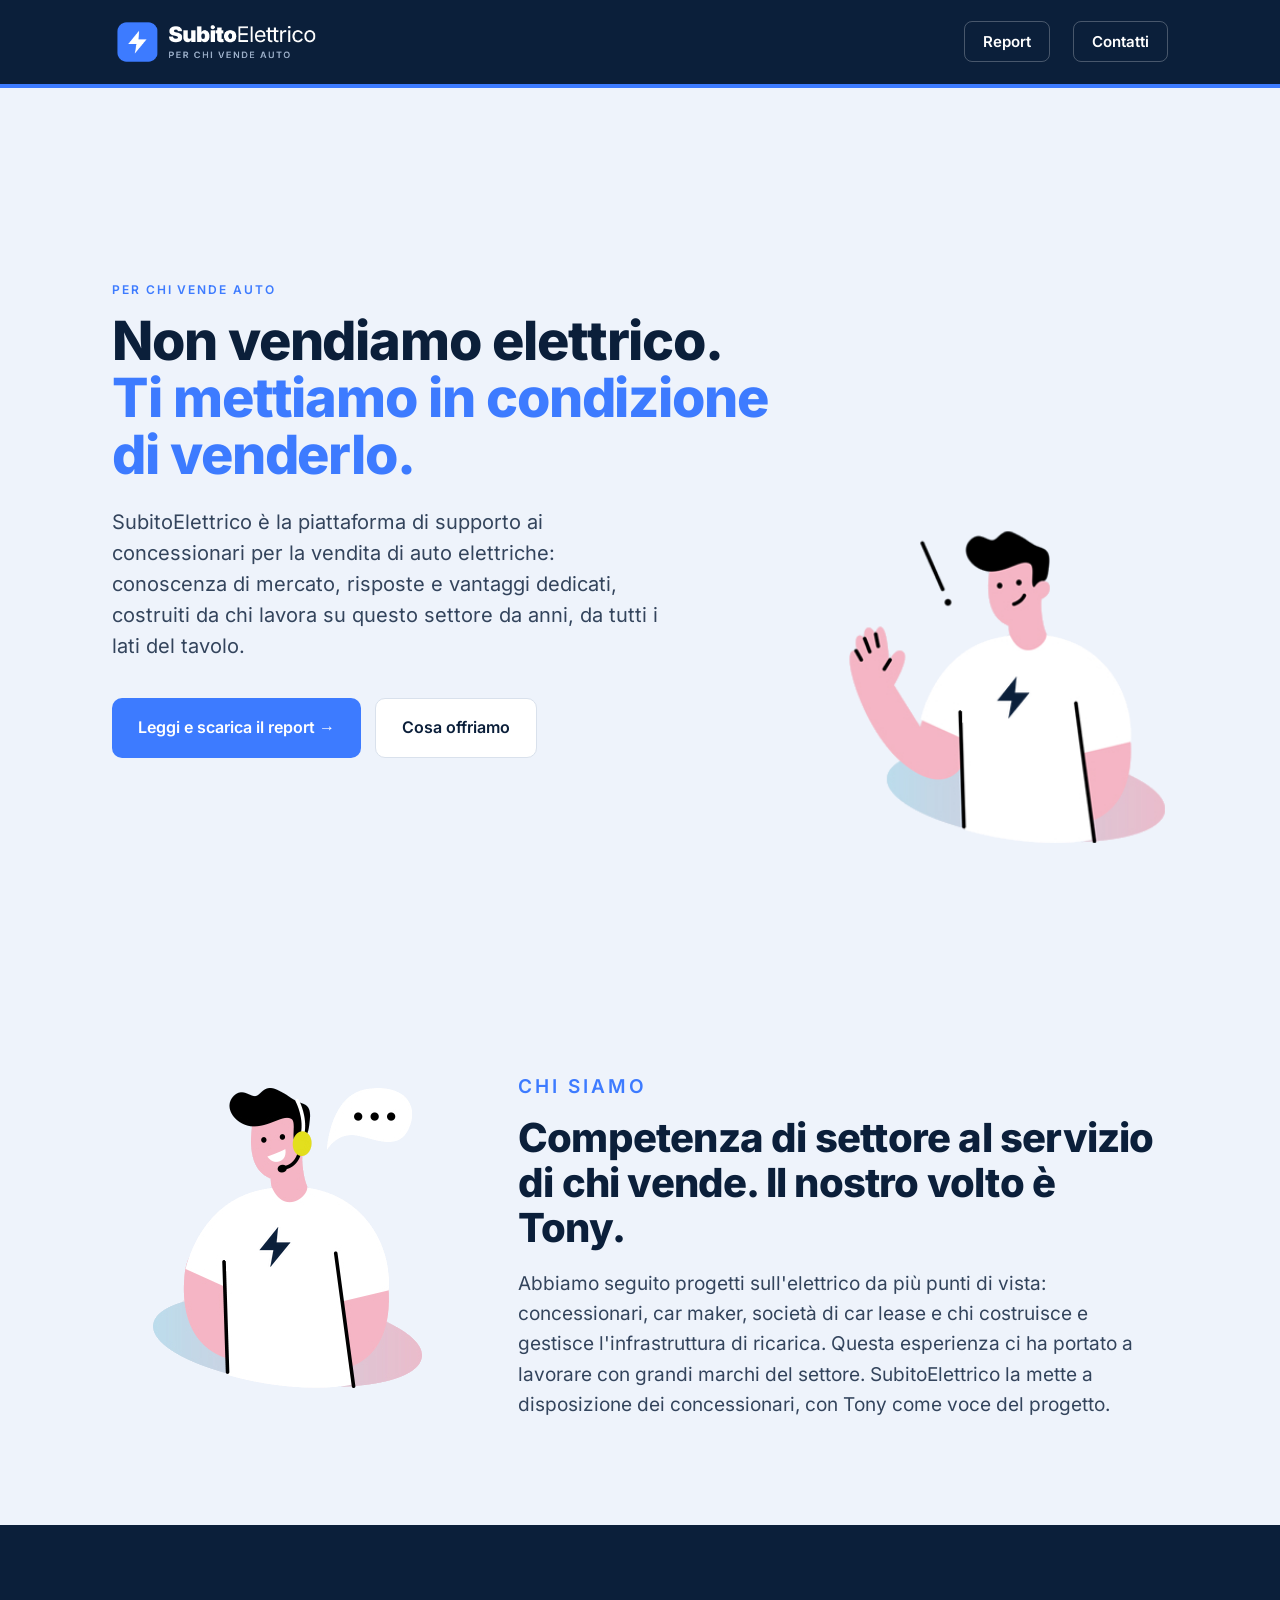
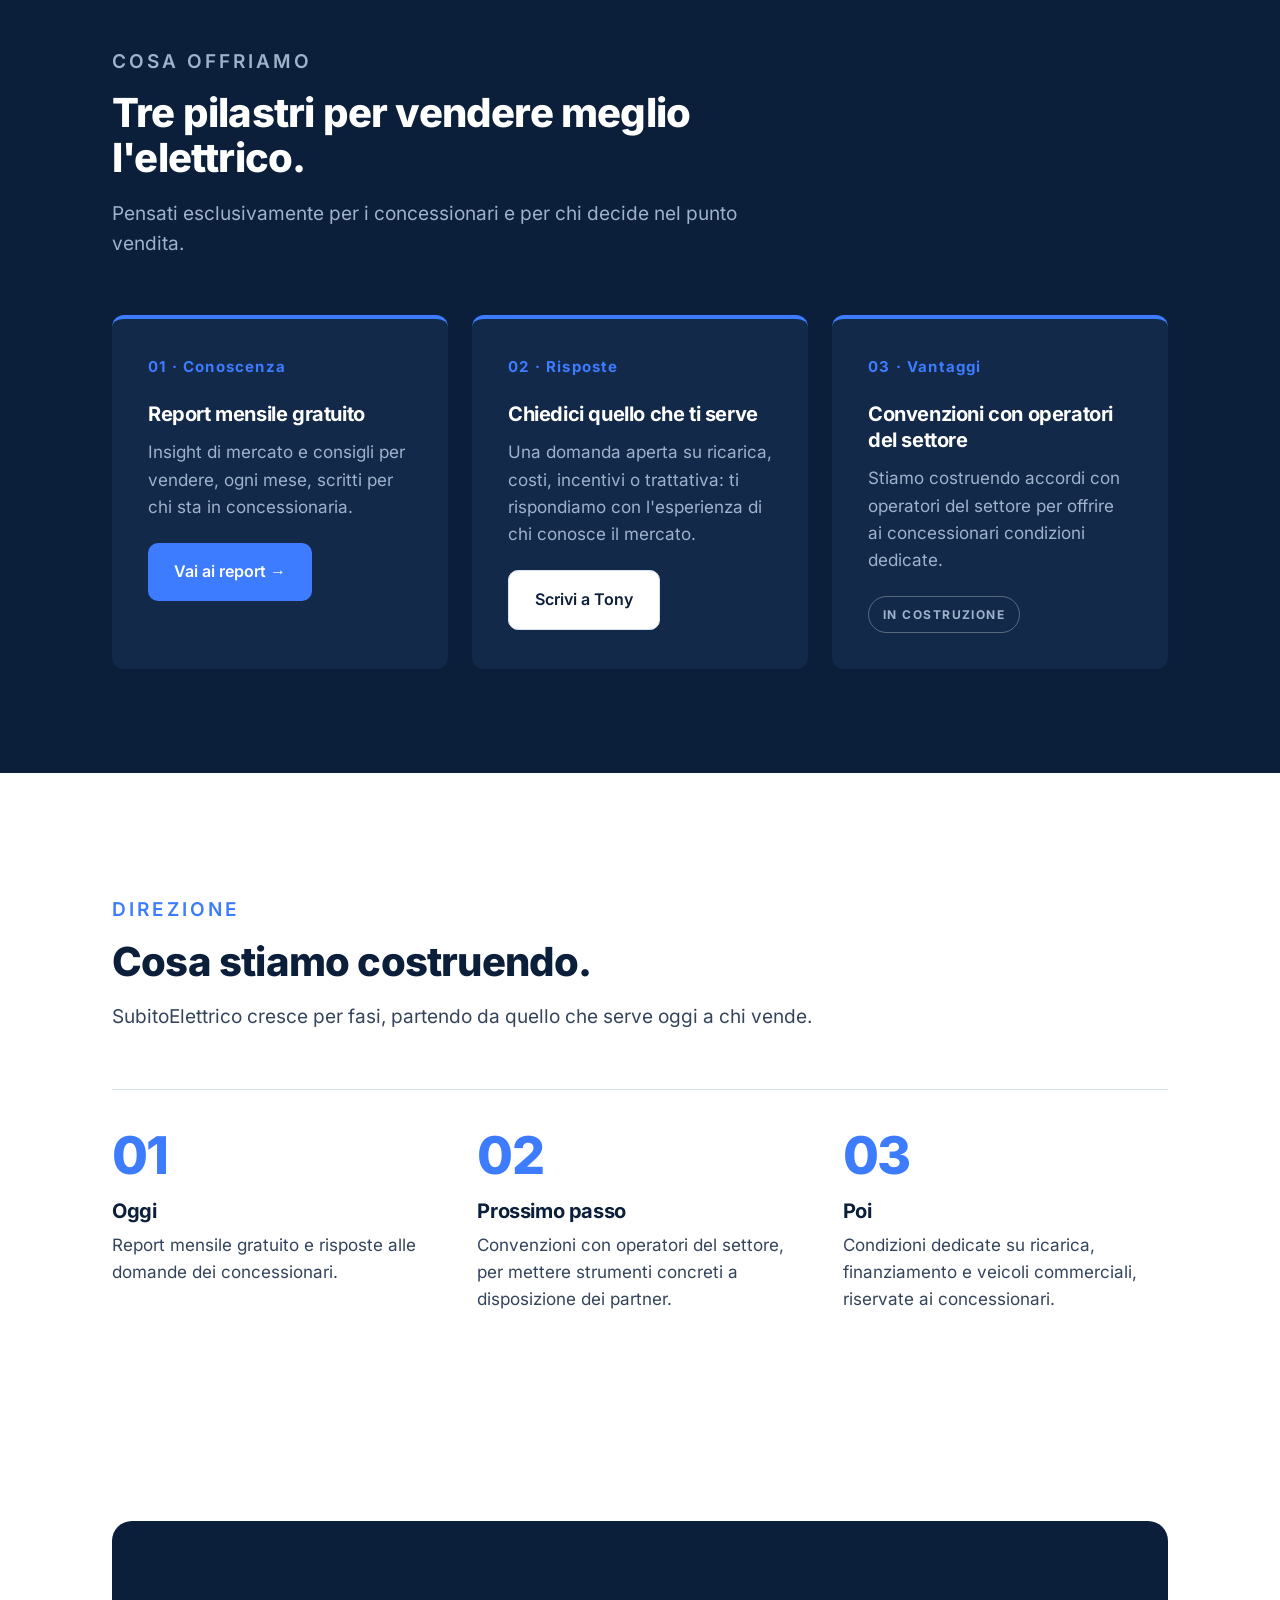
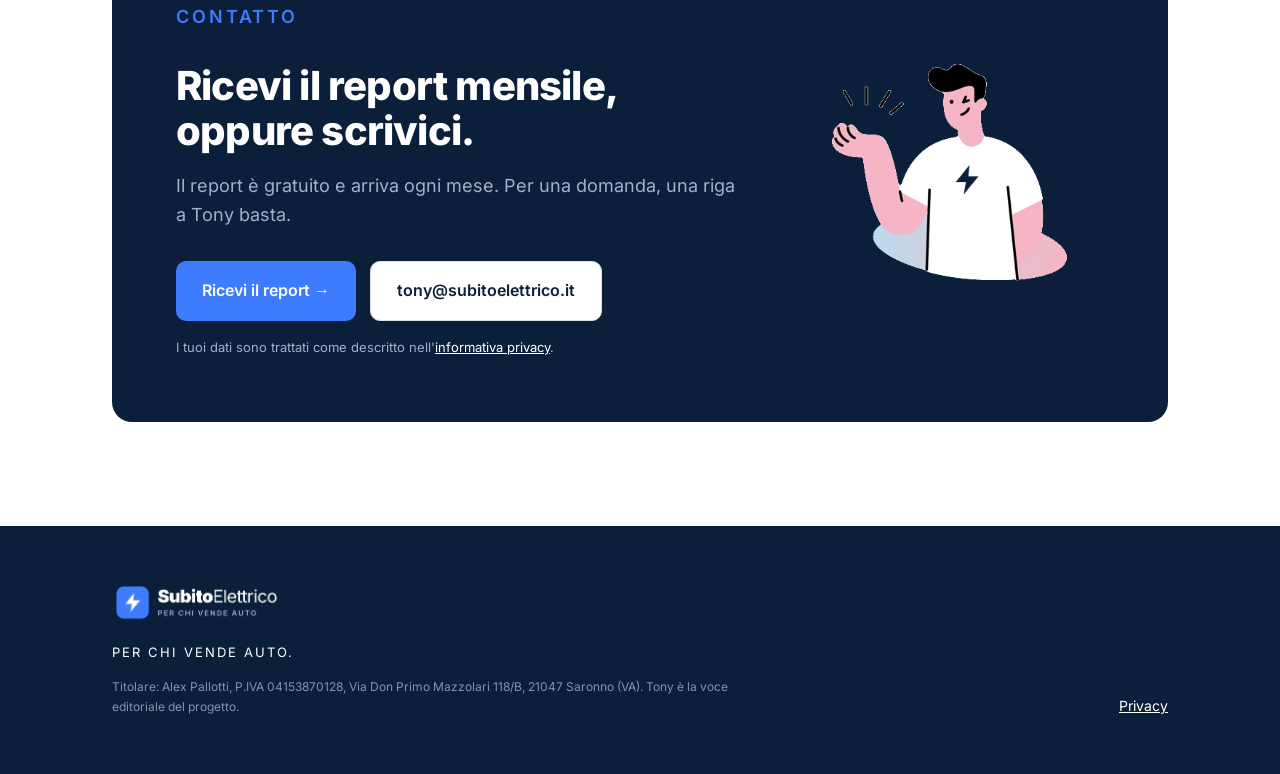
<file: index.html>
<!doctype html>
<html lang="it">
<head>
<meta charset="utf-8">
<meta name="viewport" content="width=device-width, initial-scale=1">
<title>SubitoElettrico - Per chi vende auto</title>
<meta name="description" content="Piattaforma di supporto ai concessionari per vendere auto elettriche: report mensile gratuito, risposte alle domande aperte e vantaggi dedicati.">
<meta property="og:title" content="SubitoElettrico - Per chi vende auto">
<meta property="og:description" content="Non vendiamo elettrico. Ti mettiamo in condizione di venderlo.">
<meta property="og:type" content="website">
<meta property="og:url" content="https://subitoelettrico.it/">
<meta property="og:locale" content="it_IT">
<link rel="canonical" href="https://subitoelettrico.it/">
<link rel="icon" href="assets/img/favicon.svg" type="image/svg+xml">
<link rel="preload" href="assets/fonts/inter-latin-var.woff2" as="font" type="font/woff2" crossorigin>
<link rel="stylesheet" href="assets/style.css">
<style>.site-header nav a+a{margin-left:18px}</style>
<script defer src="https://cloud.umami.is/script.js" data-website-id="0596ba2b-445c-493e-aaa9-b0ec2191fe0b" data-domains="subitoelettrico.it"></script>
</head>
<body>

<header class="site-header">
  <div class="wrap">
    <a href="./" aria-label="SubitoElettrico, home"><img src="assets/img/logo-subitoelettrico.png" alt="SubitoElettrico - per chi vende auto" width="231" height="56"></a>
    <nav><a href="report/">Report</a> <a href="#contatto">Contatti</a></nav>
  </div>
</header>

<main>

<section class="hero" aria-labelledby="hero-title">
  <div class="wrap">
    <div class="hero-copy">
      <p class="eyebrow">Per chi vende auto</p>
      <h1 id="hero-title">Non vendiamo elettrico.<br><span class="accent">Ti mettiamo in condizione di venderlo.</span></h1>
      <p class="lead">SubitoElettrico è la piattaforma di supporto ai concessionari per la vendita di auto elettriche: conoscenza di mercato, risposte e vantaggi dedicati, costruiti da chi lavora su questo settore da anni, da tutti i lati del tavolo.</p>
      <div class="actions">
        <a class="btn btn-primary" href="report/">Leggi e scarica il report &rarr;</a>
        <a class="btn btn-ghost" href="#cosa-offriamo">Cosa offriamo</a>
      </div>
    </div>
    <img class="hero-tony" src="assets/img/tony-benvenuto.png" alt="Tony, la voce di SubitoElettrico, saluta" width="309" height="305">
  </div>
</section>

<section id="chi-siamo" class="tony" aria-labelledby="tony-title">
  <div class="wrap">
    <img src="assets/img/tony-help.png" alt="Tony con la cuffia, pronto ad aiutare" width="276" height="307">
    <div>
      <p class="eyebrow">Chi siamo</p>
      <h2 id="tony-title">Competenza di settore al servizio di chi vende. Il nostro volto è Tony.</h2>
      <p>Abbiamo seguito progetti sull'elettrico da più punti di vista: concessionari, car maker, società di car lease e chi costruisce e gestisce l'infrastruttura di ricarica. Questa esperienza ci ha portato a lavorare con grandi marchi del settore. SubitoElettrico la mette a disposizione dei concessionari, con Tony come voce del progetto.</p>
    </div>
  </div>
</section>

<section class="dark" id="cosa-offriamo" aria-labelledby="cosa-title">
  <div class="wrap">
    <div class="section-head">
      <p class="eyebrow">Cosa offriamo</p>
      <h2 id="cosa-title">Tre pilastri per vendere meglio l'elettrico.</h2>
      <p>Pensati esclusivamente per i concessionari e per chi decide nel punto vendita.</p>
    </div>
    <div class="grid-3">
      <article class="feature">
        <div class="num">01 &middot; Conoscenza</div>
        <h3>Report mensile gratuito</h3>
        <p>Insight di mercato e consigli per vendere, ogni mese, scritti per chi sta in concessionaria.</p>
        <p style="margin-top:22px"><a class="btn btn-primary" href="report/">Vai ai report &rarr;</a></p>
      </article>
      <article class="feature">
        <div class="num">02 &middot; Risposte</div>
        <h3>Chiedici quello che ti serve</h3>
        <p>Una domanda aperta su ricarica, costi, incentivi o trattativa: ti rispondiamo con l'esperienza di chi conosce il mercato.</p>
        <p style="margin-top:22px"><a class="btn btn-ghost" href="mailto:tony@subitoelettrico.it">Scrivi a Tony</a></p>
      </article>
      <article class="feature">
        <div class="num">03 &middot; Vantaggi</div>
        <h3>Convenzioni con operatori del settore</h3>
        <p>Stiamo costruendo accordi con operatori del settore per offrire ai concessionari condizioni dedicate.</p>
        <p style="margin-top:22px"><span class="badge">In costruzione</span></p>
      </article>
    </div>
  </div>
</section>

<section aria-labelledby="roadmap-title">
  <div class="wrap">
    <div class="section-head">
      <p class="eyebrow">Direzione</p>
      <h2 id="roadmap-title">Cosa stiamo costruendo.</h2>
      <p>SubitoElettrico cresce per fasi, partendo da quello che serve oggi a chi vende.</p>
    </div>
    <div class="steps">
      <div class="step"><div class="n">01</div><h3>Oggi</h3><p>Report mensile gratuito e risposte alle domande dei concessionari.</p></div>
      <div class="step"><div class="n">02</div><h3>Prossimo passo</h3><p>Convenzioni con operatori del settore, per mettere strumenti concreti a disposizione dei partner.</p></div>
      <div class="step"><div class="n">03</div><h3>Poi</h3><p>Condizioni dedicate su ricarica, finanziamento e veicoli commerciali, riservate ai concessionari.</p></div>
    </div>
  </div>
</section>

<section id="contatto" class="cta" aria-labelledby="cta-title">
  <div class="wrap">
    <div class="cta-box">
      <div>
        <p class="eyebrow">Contatto</p>
        <h2 id="cta-title">Ricevi il report mensile, oppure scrivici.</h2>
        <p>Il report è gratuito e arriva ogni mese. Per una domanda, una riga a Tony basta.</p>
        <div class="actions" style="display:flex;gap:14px;flex-wrap:wrap">
          <a class="btn btn-primary" href="report/">Ricevi il report &rarr;</a>
          <a class="btn btn-ghost" href="mailto:tony@subitoelettrico.it">tony@subitoelettrico.it</a>
        </div>
        <p class="small">I tuoi dati sono trattati come descritto nell'<a href="privacy/">informativa privacy</a>.</p>
      </div>
      <img src="assets/img/tony-dare.png" alt="Tony tende una mano" width="330" height="305">
    </div>
  </div>
</section>

</main>

<footer class="site-footer">
  <div class="wrap">
    <div>
      <img src="assets/img/logo-subitoelettrico.png" alt="SubitoElettrico" width="231" height="56">
      <p class="payoff">Per chi vende auto.</p>
      <p class="legal-line">Titolare: Alex Pallotti, P.IVA 04153870128, Via Don Primo Mazzolari 118/B, 21047 Saronno (VA). Tony è la voce editoriale del progetto.</p>
    </div>
    <nav aria-label="Note legali"><a href="privacy/">Privacy</a></nav>
  </div>
</footer>

</body>
</html>
</file>
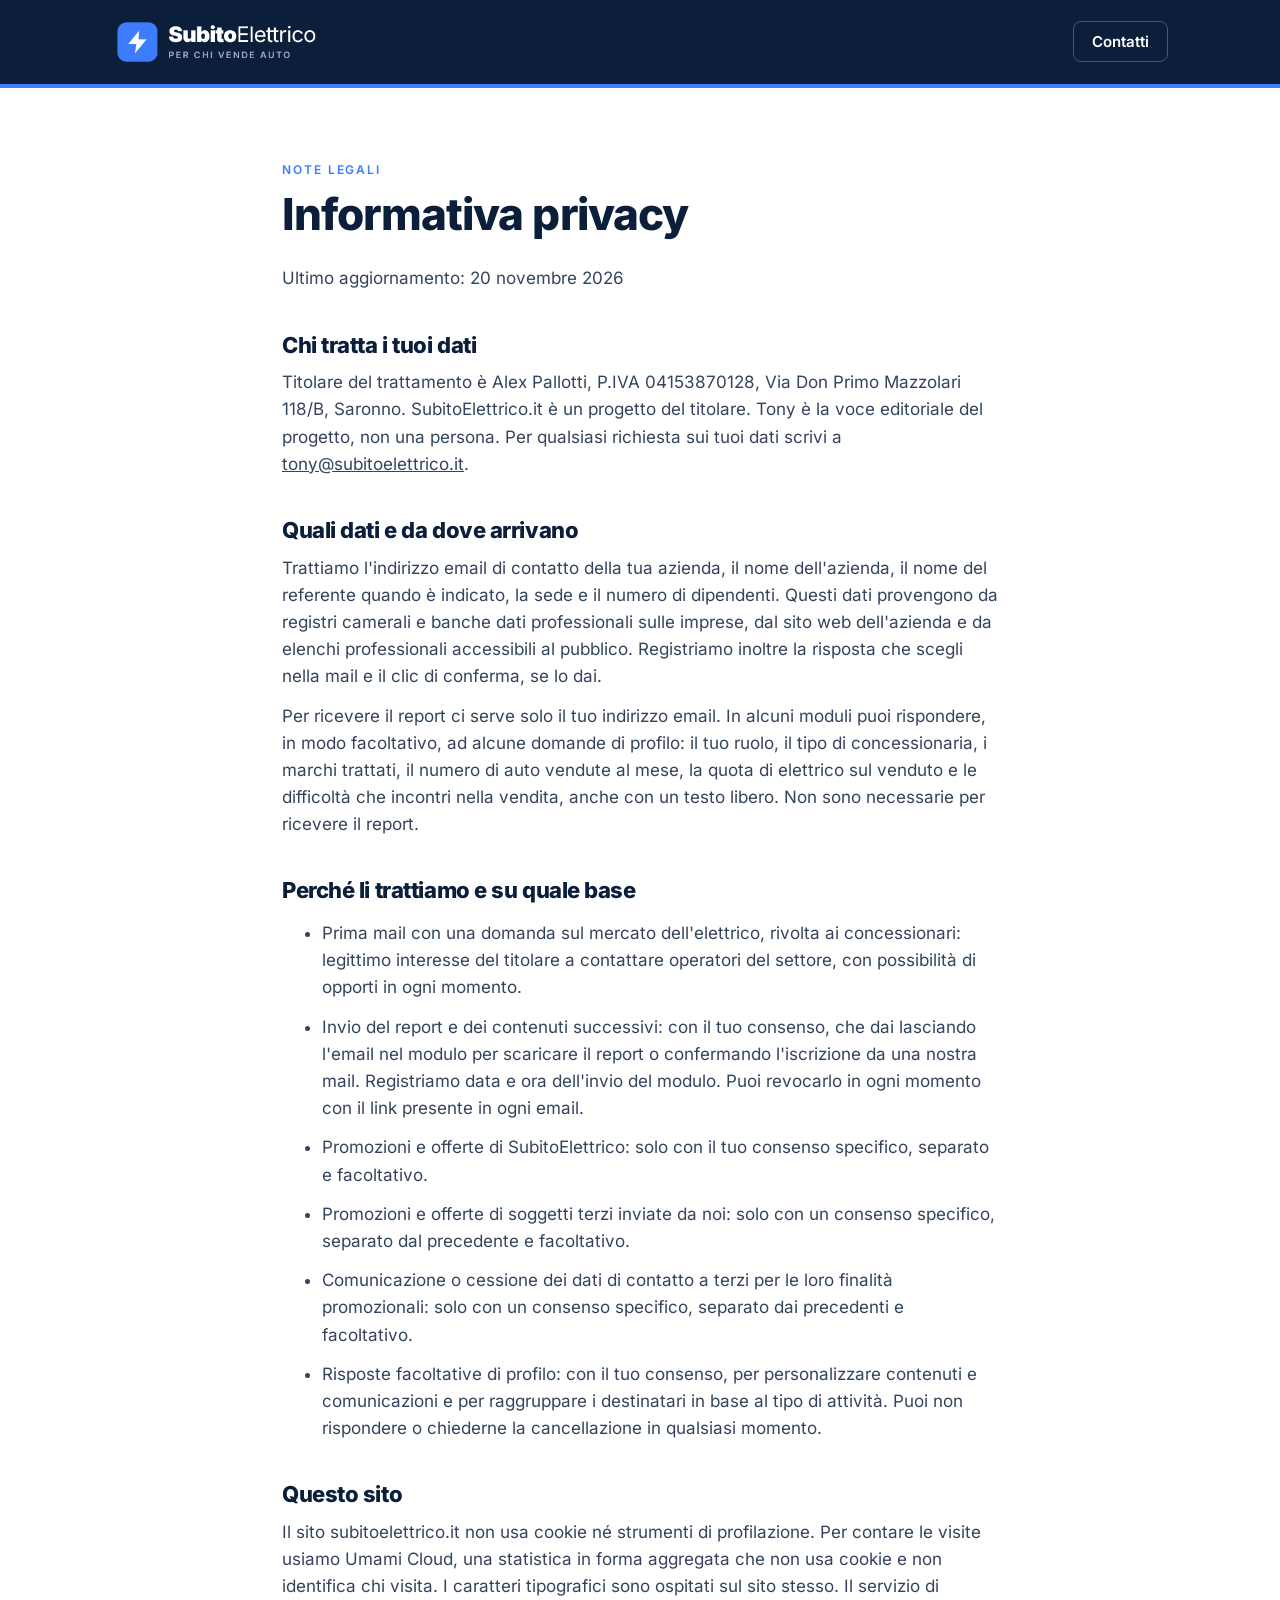
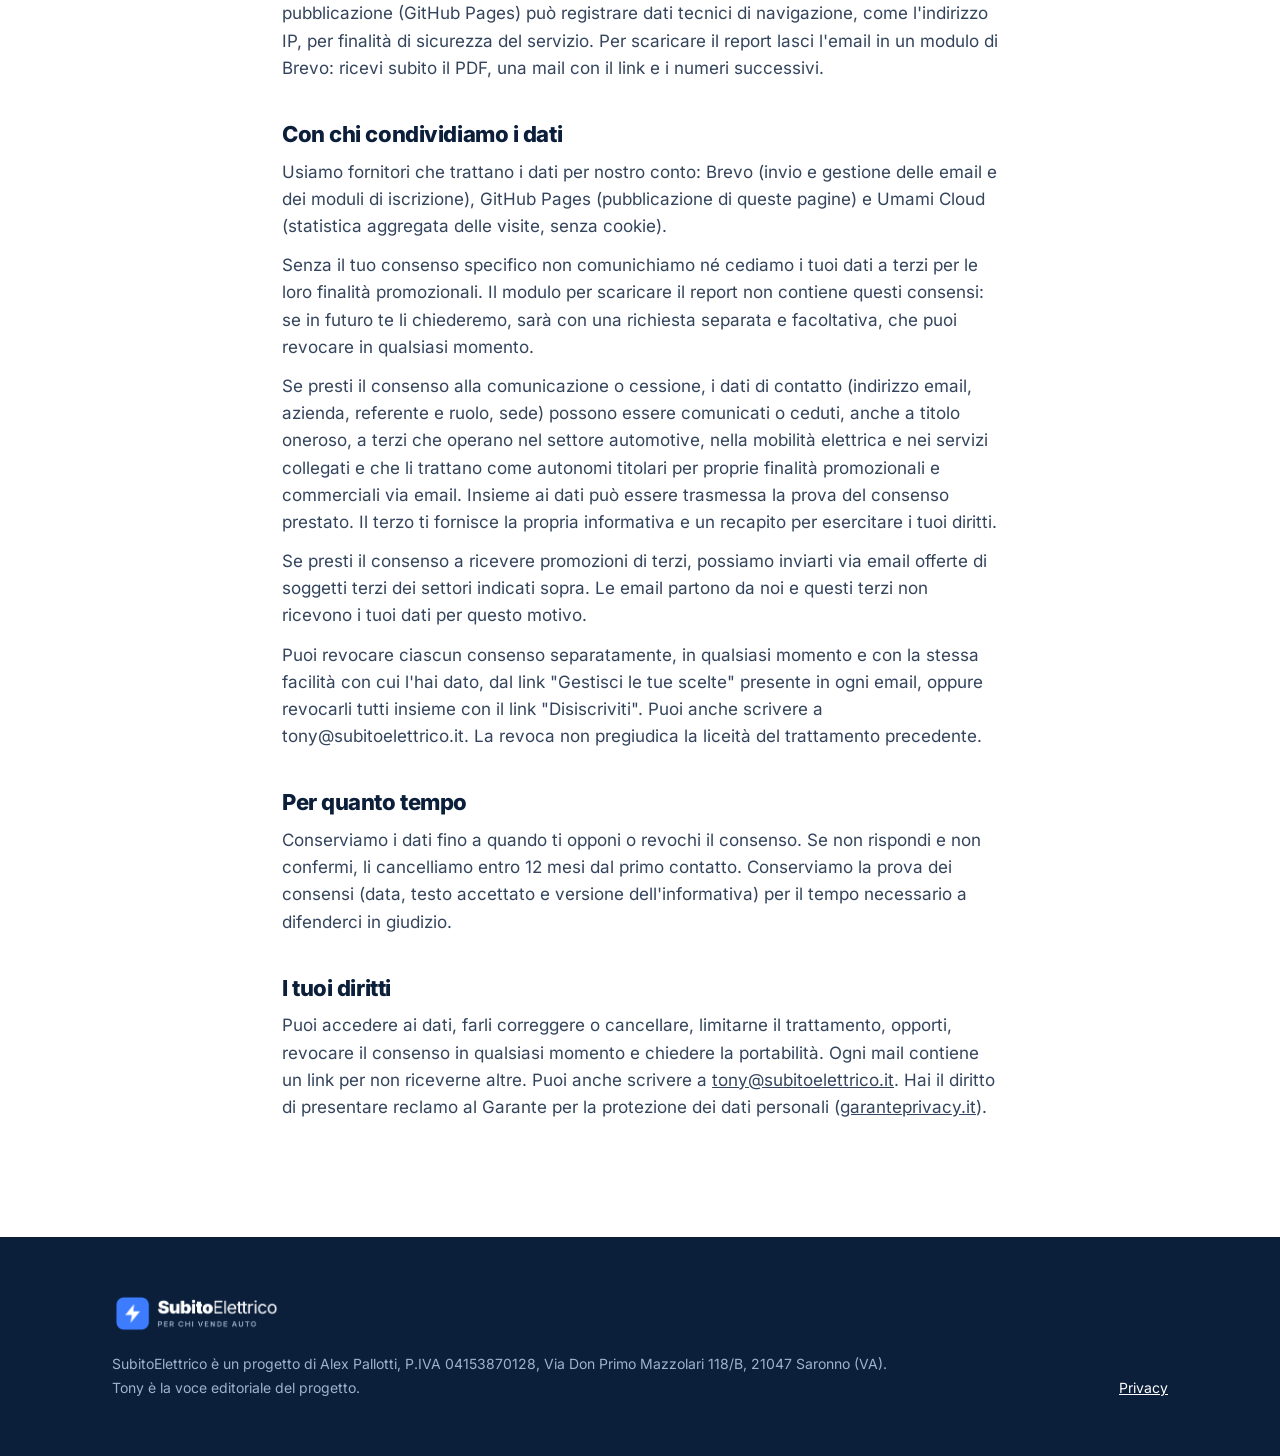
<file: privacy/index.html>
<!doctype html>
<html lang="it">
<head>
<meta charset="utf-8">
<meta name="viewport" content="width=device-width, initial-scale=1">
<title>Informativa privacy - SubitoElettrico</title>
<meta name="description" content="Informativa sul trattamento dei dati personali di SubitoElettrico.">
<link rel="canonical" href="https://subitoelettrico.it/privacy/">
<link rel="icon" href="../assets/img/favicon.svg" type="image/svg+xml">
<link rel="preload" href="../assets/fonts/inter-latin-var.woff2" as="font" type="font/woff2" crossorigin>
<link rel="stylesheet" href="../assets/style.css">
</head>
<body>

<header class="site-header">
  <div class="wrap">
    <a href="../" aria-label="SubitoElettrico, home"><img src="../assets/img/logo-subitoelettrico.png" alt="SubitoElettrico - per chi vende auto" width="231" height="56"></a>
    <nav><a href="../#contatto">Contatti</a></nav>
  </div>
</header>

<main class="legal">
  <div class="wrap">
    <p class="eyebrow">Note legali</p>
    <h1>Informativa privacy</h1>
    <p>Ultimo aggiornamento: 20 novembre 2026</p>

    <h2>Chi tratta i tuoi dati</h2>
    <p>Titolare del trattamento è Alex Pallotti, P.IVA 04153870128, Via Don Primo Mazzolari 118/B, Saronno. SubitoElettrico.it è un progetto del titolare. Tony è la voce editoriale del progetto, non una persona. Per qualsiasi richiesta sui tuoi dati scrivi a <a href="mailto:tony@subitoelettrico.it">tony@subitoelettrico.it</a>.</p>

    <h2>Quali dati e da dove arrivano</h2>
    <p>Trattiamo l'indirizzo email di contatto della tua azienda, il nome dell'azienda, il nome del referente quando è indicato, la sede e il numero di dipendenti. Questi dati provengono da registri camerali e banche dati professionali sulle imprese, dal sito web dell'azienda e da elenchi professionali accessibili al pubblico. Registriamo inoltre la risposta che scegli nella mail e il clic di conferma, se lo dai.</p>
    <p>Per ricevere il report ci serve solo il tuo indirizzo email. In alcuni moduli puoi rispondere, in modo facoltativo, ad alcune domande di profilo: il tuo ruolo, il tipo di concessionaria, i marchi trattati, il numero di auto vendute al mese, la quota di elettrico sul venduto e le difficoltà che incontri nella vendita, anche con un testo libero. Non sono necessarie per ricevere il report.</p>

    <h2>Perché li trattiamo e su quale base</h2>
    <ul>
      <li>Prima mail con una domanda sul mercato dell'elettrico, rivolta ai concessionari: legittimo interesse del titolare a contattare operatori del settore, con possibilità di opporti in ogni momento.</li>
      <li>Invio del report e dei contenuti successivi: con il tuo consenso, che dai lasciando l'email nel modulo per scaricare il report o confermando l'iscrizione da una nostra mail. Registriamo data e ora dell'invio del modulo. Puoi revocarlo in ogni momento con il link presente in ogni email.</li>
      <li>Promozioni e offerte di SubitoElettrico: solo con il tuo consenso specifico, separato e facoltativo.</li>
      <li>Promozioni e offerte di soggetti terzi inviate da noi: solo con un consenso specifico, separato dal precedente e facoltativo.</li>
      <li>Comunicazione o cessione dei dati di contatto a terzi per le loro finalità promozionali: solo con un consenso specifico, separato dai precedenti e facoltativo.</li>
      <li>Risposte facoltative di profilo: con il tuo consenso, per personalizzare contenuti e comunicazioni e per raggruppare i destinatari in base al tipo di attività. Puoi non rispondere o chiederne la cancellazione in qualsiasi momento.</li>
    </ul>

    <h2>Questo sito</h2>
    <p>Il sito subitoelettrico.it non usa cookie né strumenti di profilazione. Per contare le visite usiamo Umami Cloud, una statistica in forma aggregata che non usa cookie e non identifica chi visita. I caratteri tipografici sono ospitati sul sito stesso. Il servizio di pubblicazione (GitHub Pages) può registrare dati tecnici di navigazione, come l'indirizzo IP, per finalità di sicurezza del servizio. Per scaricare il report lasci l'email in un modulo di Brevo: ricevi subito il PDF, una mail con il link e i numeri successivi.</p>

    <h2>Con chi condividiamo i dati</h2>
    <p>Usiamo fornitori che trattano i dati per nostro conto: Brevo (invio e gestione delle email e dei moduli di iscrizione), GitHub Pages (pubblicazione di queste pagine) e Umami Cloud (statistica aggregata delle visite, senza cookie).</p>
    <p>Senza il tuo consenso specifico non comunichiamo né cediamo i tuoi dati a terzi per le loro finalità promozionali. Il modulo per scaricare il report non contiene questi consensi: se in futuro te li chiederemo, sarà con una richiesta separata e facoltativa, che puoi revocare in qualsiasi momento.</p>
    <p>Se presti il consenso alla comunicazione o cessione, i dati di contatto (indirizzo email, azienda, referente e ruolo, sede) possono essere comunicati o ceduti, anche a titolo oneroso, a terzi che operano nel settore automotive, nella mobilità elettrica e nei servizi collegati e che li trattano come autonomi titolari per proprie finalità promozionali e commerciali via email. Insieme ai dati può essere trasmessa la prova del consenso prestato. Il terzo ti fornisce la propria informativa e un recapito per esercitare i tuoi diritti.</p>
    <p>Se presti il consenso a ricevere promozioni di terzi, possiamo inviarti via email offerte di soggetti terzi dei settori indicati sopra. Le email partono da noi e questi terzi non ricevono i tuoi dati per questo motivo.</p>
    <p>Puoi revocare ciascun consenso separatamente, in qualsiasi momento e con la stessa facilità con cui l'hai dato, dal link "Gestisci le tue scelte" presente in ogni email, oppure revocarli tutti insieme con il link "Disiscriviti". Puoi anche scrivere a tony@subitoelettrico.it. La revoca non pregiudica la liceità del trattamento precedente.</p>

    <h2>Per quanto tempo</h2>
    <p>Conserviamo i dati fino a quando ti opponi o revochi il consenso. Se non rispondi e non confermi, li cancelliamo entro 12 mesi dal primo contatto. Conserviamo la prova dei consensi (data, testo accettato e versione dell'informativa) per il tempo necessario a difenderci in giudizio.</p>

    <h2>I tuoi diritti</h2>
    <p>Puoi accedere ai dati, farli correggere o cancellare, limitarne il trattamento, opporti, revocare il consenso in qualsiasi momento e chiedere la portabilità. Ogni mail contiene un link per non riceverne altre. Puoi anche scrivere a <a href="mailto:tony@subitoelettrico.it">tony@subitoelettrico.it</a>. Hai il diritto di presentare reclamo al Garante per la protezione dei dati personali (<a href="https://www.garanteprivacy.it">garanteprivacy.it</a>).</p>
  </div>
</main>

<footer class="site-footer">
  <div class="wrap">
    <div>
      <img src="../assets/img/logo-subitoelettrico.png" alt="SubitoElettrico" width="231" height="56">
      <p>SubitoElettrico è un progetto di Alex Pallotti, P.IVA 04153870128, Via Don Primo Mazzolari 118/B, 21047 Saronno (VA).<br>Tony è la voce editoriale del progetto.</p>
    </div>
    <nav aria-label="Note legali"><a href="./">Privacy</a></nav>
  </div>
</footer>

</body>
</html>
</file>
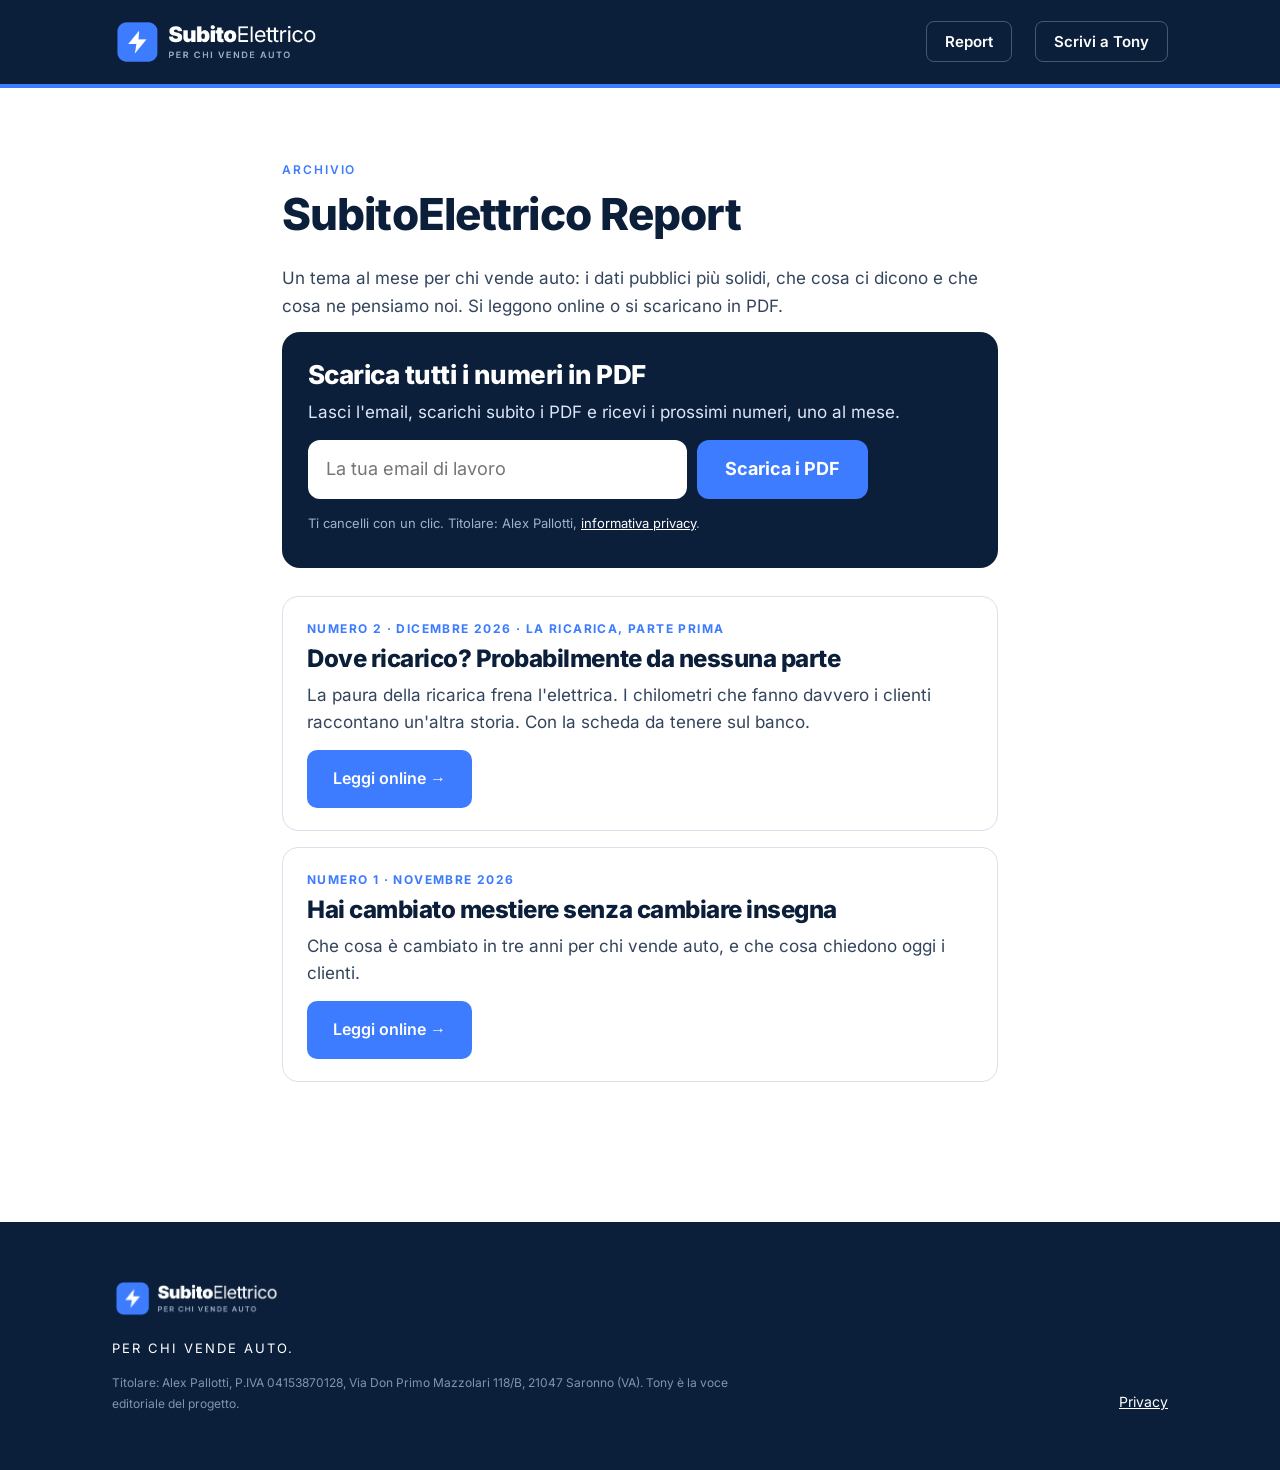
<file: report/index.html>
<!doctype html>
<html lang="it">
<head>
<meta charset="utf-8">
<meta name="viewport" content="width=device-width, initial-scale=1">
<title>Archivio report - SubitoElettrico</title>
<meta name="description" content="Tutti i numeri del report mensile di SubitoElettrico per chi vende auto, da leggere online o scaricare in PDF.">
<link rel="canonical" href="https://subitoelettrico.it/report/">
<link rel="icon" href="../assets/img/favicon.svg" type="image/svg+xml">
<link rel="preload" href="../assets/fonts/inter-latin-var.woff2" as="font" type="font/woff2" crossorigin>
<link rel="stylesheet" href="../assets/style.css">
<style>
.arch{display:grid;gap:16px;margin:24px 0 36px}
.rcard{border:1px solid #D9E1EC;border-radius:16px;padding:22px 24px;background:#fff}
.rcard .num{font-size:12px;font-weight:700;letter-spacing:1.4px;text-transform:uppercase;color:#3D7BFF;margin:0 0 6px}
.rcard h2{margin:0 0 8px;font-size:24px;line-height:1.25}
.rcard p{margin:0 0 14px}
.rcard .acts{display:flex;gap:12px;flex-wrap:wrap;margin:0}
.dlbox{background:#0B1F3A;color:#fff;border-radius:18px;padding:28px 26px 22px;margin:8px 0 28px}
.dlbox h2{color:#fff;margin:0 0 10px;font-size:26px}
.dlbox p{color:#DCE6F7}
.dlbox .small{font-size:13px;color:#9FB2CC}
.dlbox .small a{color:#fff}
.dl{display:flex;gap:10px;max-width:560px;margin:14px 0;flex-wrap:wrap}
.dl input[type=email]{flex:1 1 260px;font:inherit;font-size:18px;padding:15px 18px;border-radius:12px;border:0;color:#0B1F3A;min-width:0}
.dl button{border:0;cursor:pointer;font:inherit;font-weight:700;font-size:18px;background:#3D7BFF;color:#fff;padding:15px 28px;border-radius:12px}
.dl button:hover{background:#2F68E6}
.dl .hp{position:absolute;left:-9999px;width:1px;height:1px;opacity:0}
.sr{position:absolute;width:1px;height:1px;overflow:hidden;clip:rect(0 0 0 0)}
.site-header nav a+a{margin-left:18px}
@media(max-width:640px){.dl button{width:100%}}
</style>
<script defer src="https://cloud.umami.is/script.js" data-website-id="0596ba2b-445c-493e-aaa9-b0ec2191fe0b" data-domains="subitoelettrico.it"></script>
</head>
<body>

<header class="site-header">
  <div class="wrap">
    <a href="../" aria-label="SubitoElettrico, home"><img src="../assets/img/logo-subitoelettrico.png" alt="SubitoElettrico - per chi vende auto" width="231" height="56"></a>
    <nav><a href="../report/">Report</a> <a href="mailto:tony@subitoelettrico.it">Scrivi a Tony</a></nav>
  </div>
</header>

<main class="legal">
  <div class="wrap">
    <p class="eyebrow">Archivio</p>
    <h1>SubitoElettrico Report</h1>
    <p>Un tema al mese per chi vende auto: i dati pubblici più solidi, che cosa ci dicono e che cosa ne pensiamo noi. Si leggono online o si scaricano in PDF.</p>

    <div class="dlbox">
      <h2>Scarica tutti i numeri in PDF</h2>
      <p>Lasci l'email, scarichi subito i PDF e ricevi i prossimi numeri, uno al mese.</p>
      <form class="dl" method="POST" action="https://e0fe6896.sibforms.com/serve/[base64]">
        <label class="sr" for="EMAIL">La tua email</label>
        <input type="email" id="EMAIL" name="EMAIL" required autocomplete="email" placeholder="La tua email di lavoro">
        <input type="text" name="email_address_check" value="" class="hp" tabindex="-1" autocomplete="off" aria-hidden="true">
        <input type="hidden" name="locale" value="it">
        <input type="hidden" name="html_type" value="simple">
        <button type="submit" data-umami-event="scarica-invio-archivio">Scarica i PDF</button>
      </form>
      <p class="small">Ti cancelli con un clic. Titolare: Alex Pallotti, <a href="../privacy/">informativa privacy</a>.</p>
    </div>

    <div class="arch">
      <article class="rcard">
        <p class="num">Numero 2 &middot; dicembre 2026 &middot; La ricarica, parte prima</p>
        <h2>Dove ricarico? Probabilmente da nessuna parte</h2>
        <p>La paura della ricarica frena l'elettrica. I chilometri che fanno davvero i clienti raccontano un'altra storia. Con la scheda da tenere sul banco.</p>
        <p class="acts"><a class="btn btn-primary" href="02/">Leggi online &rarr;</a></p>
      </article>
      <article class="rcard">
        <p class="num">Numero 1 &middot; novembre 2026</p>
        <h2>Hai cambiato mestiere senza cambiare insegna</h2>
        <p>Che cosa è cambiato in tre anni per chi vende auto, e che cosa chiedono oggi i clienti.</p>
        <p class="acts"><a class="btn btn-primary" href="01/">Leggi online &rarr;</a></p>
      </article>
    </div>

  </div>
</main>

<footer class="site-footer">
  <div class="wrap">
    <div>
      <img src="../assets/img/logo-subitoelettrico.png" alt="SubitoElettrico" width="231" height="56">
      <p class="payoff">Per chi vende auto.</p>
      <p class="legal-line">Titolare: Alex Pallotti, P.IVA 04153870128, Via Don Primo Mazzolari 118/B, 21047 Saronno (VA). Tony è la voce editoriale del progetto.</p>
    </div>
    <nav aria-label="Note legali"><a href="../privacy/">Privacy</a></nav>
  </div>
</footer>

</body>
</html>
</file>
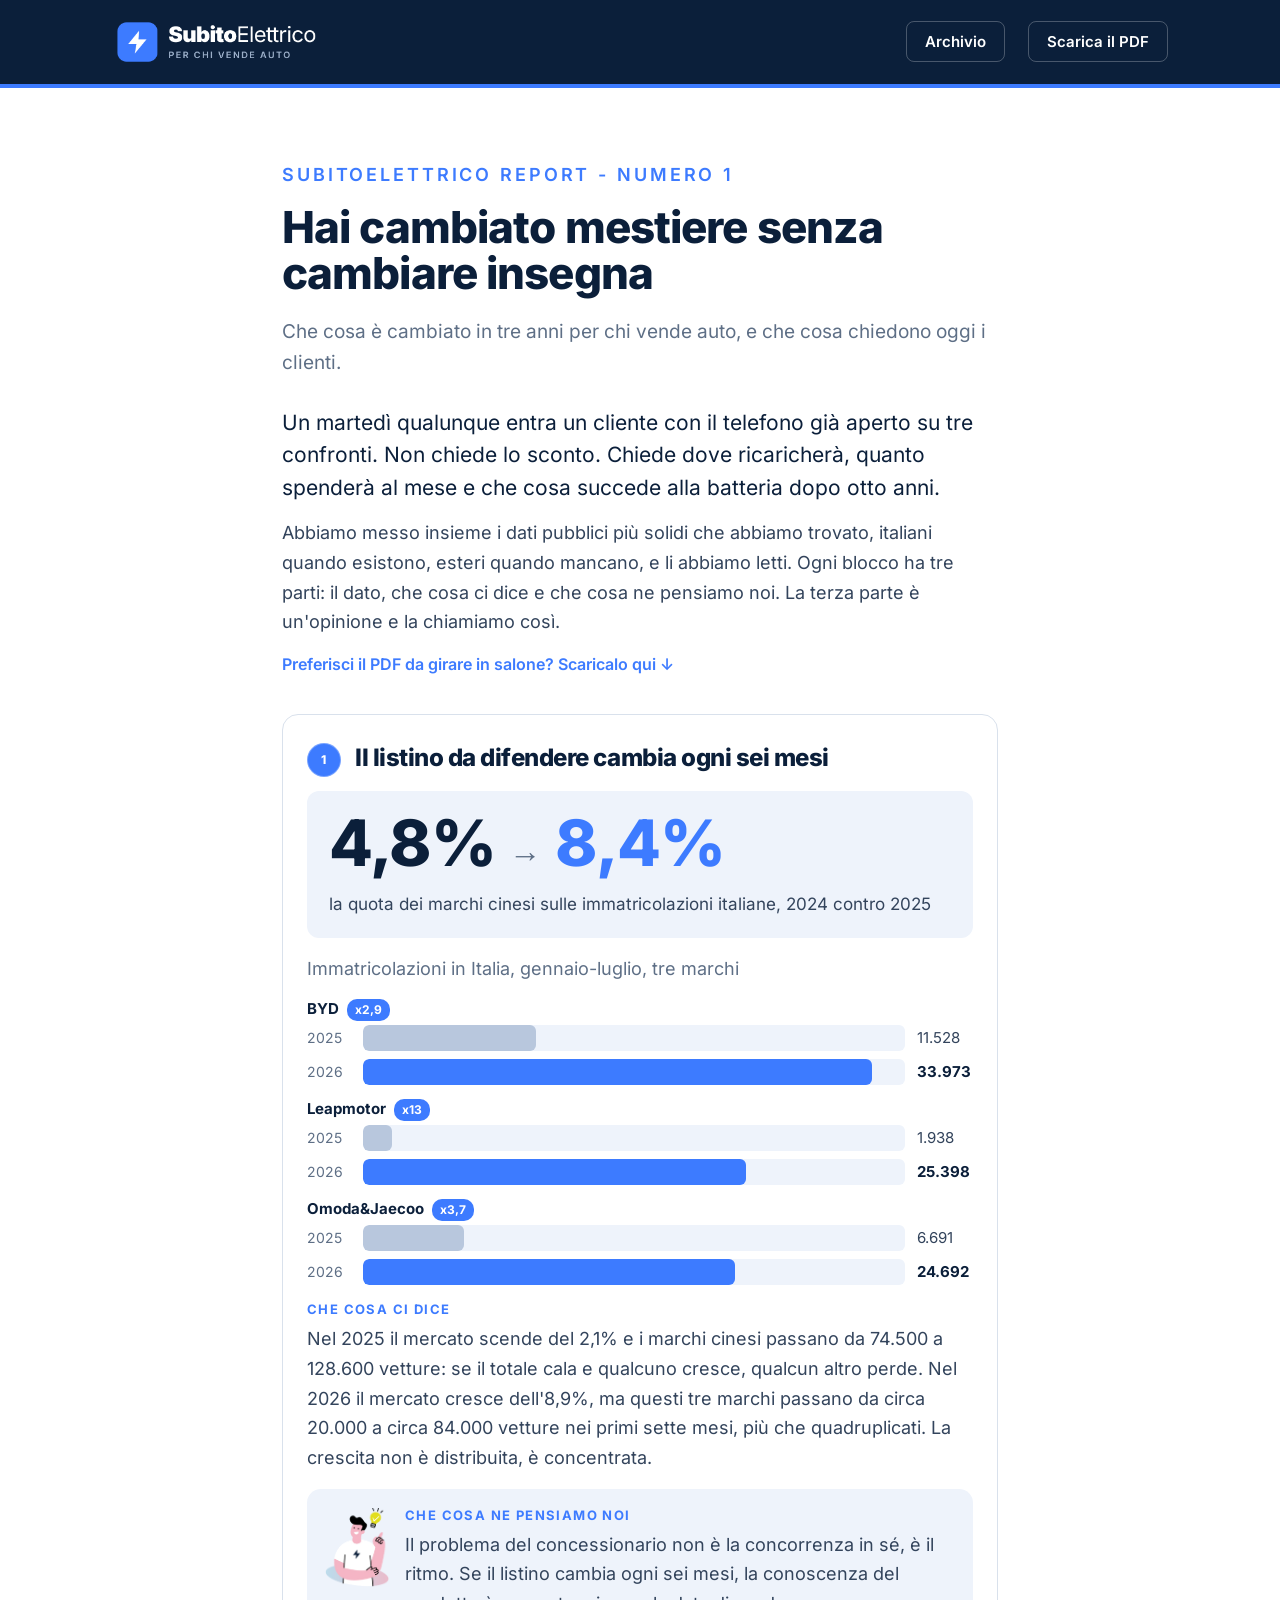
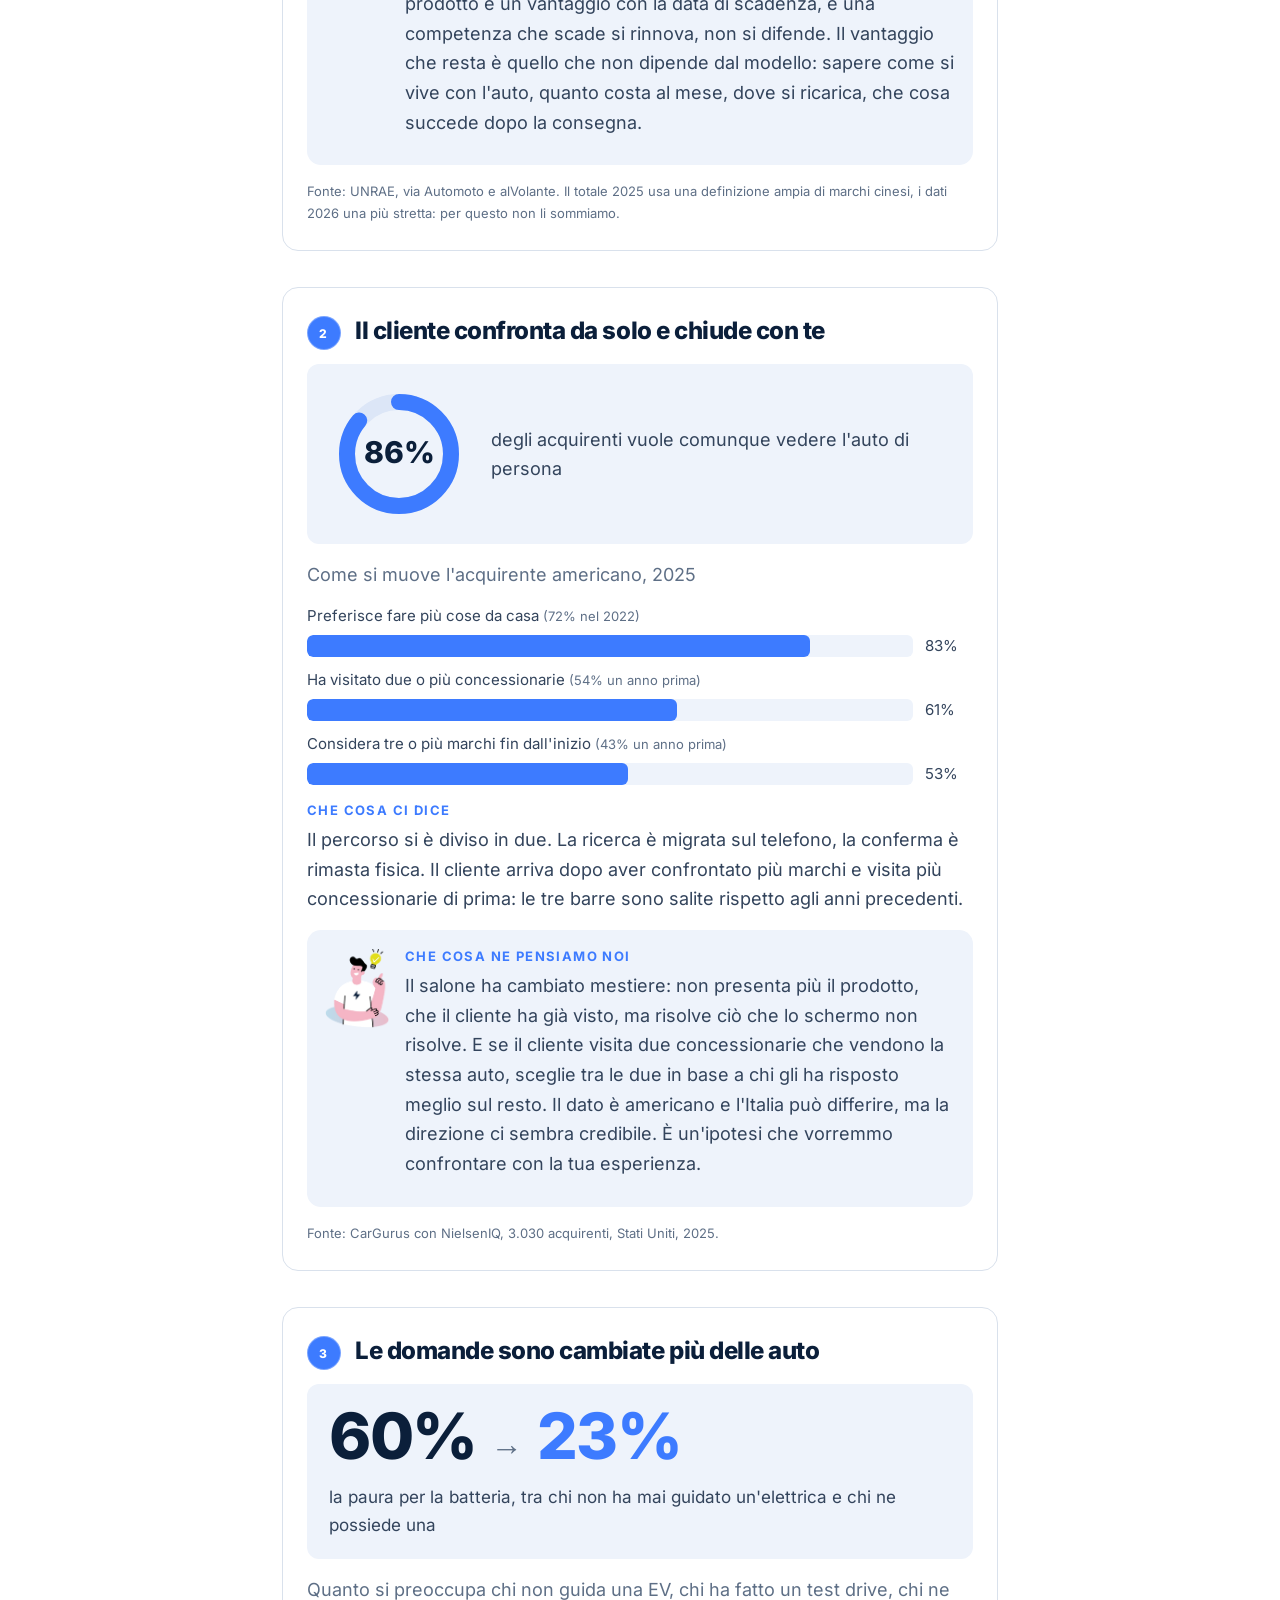
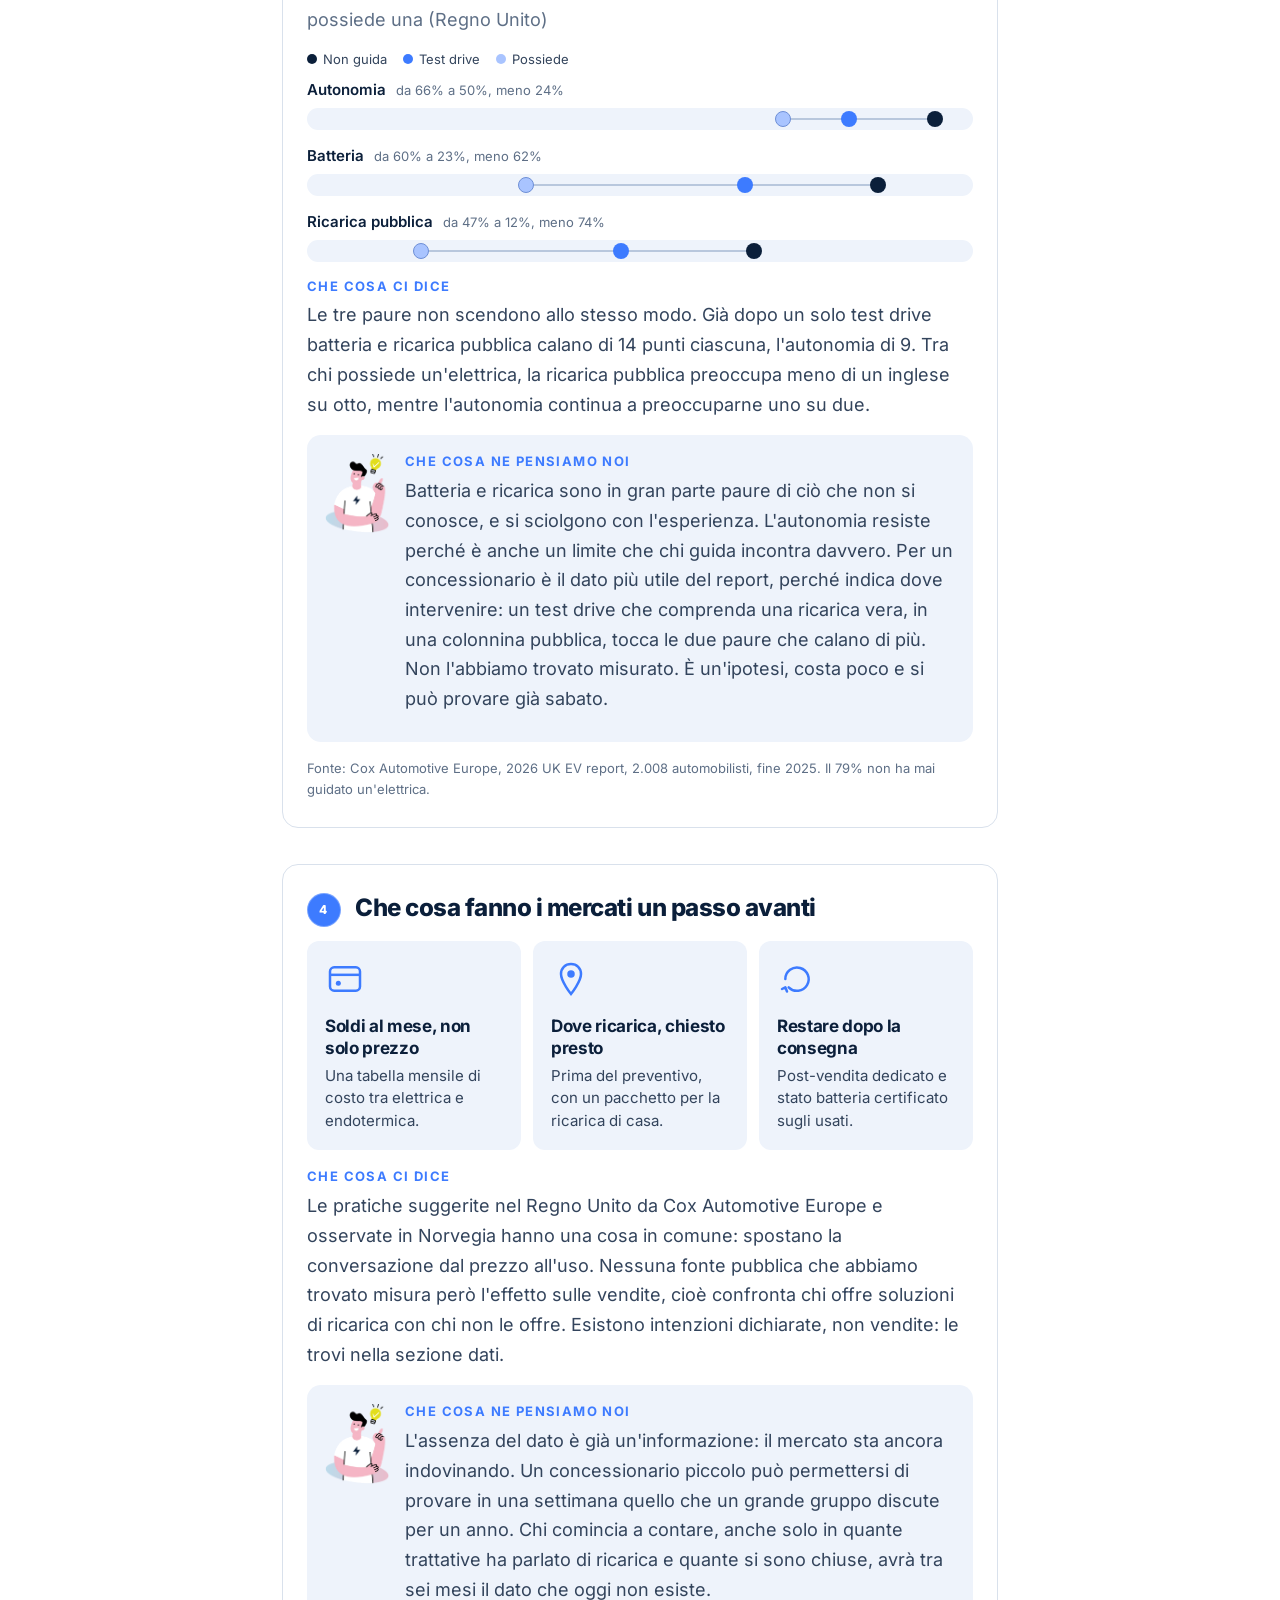
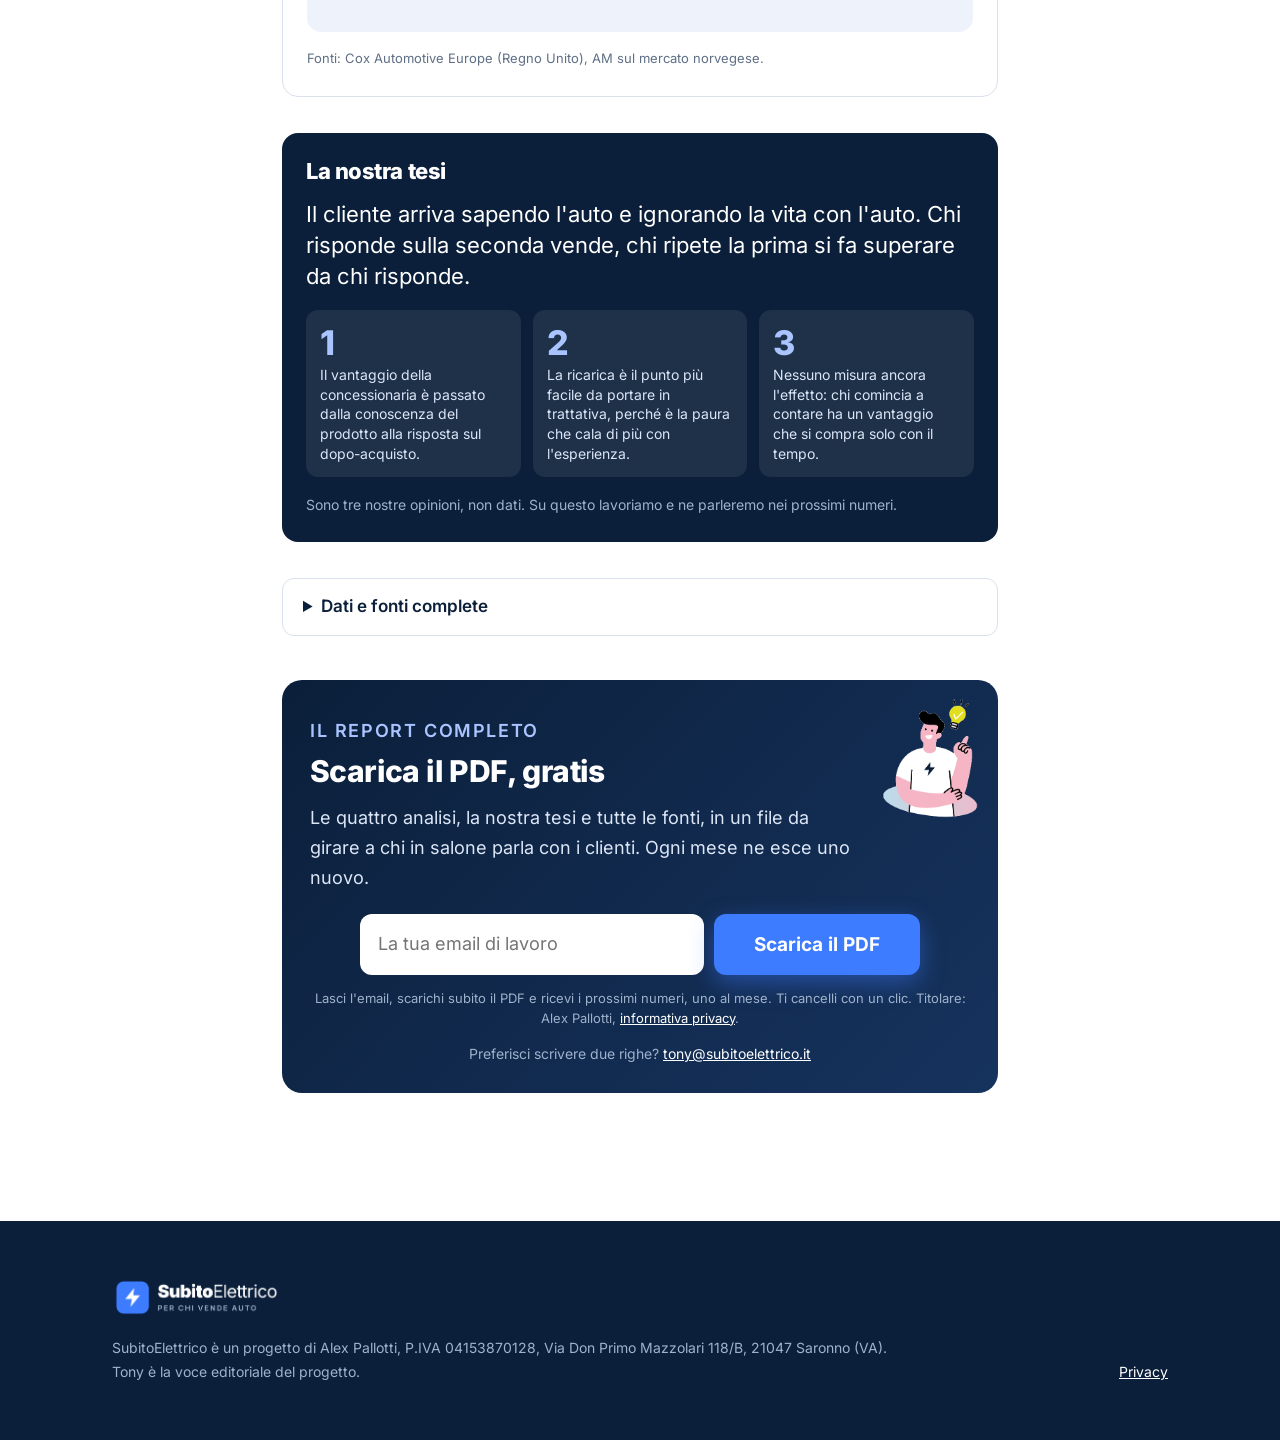
<file: report/01/index.html>
<!doctype html>
<html lang="it">
<head>
<meta charset="utf-8">
<meta name="viewport" content="width=device-width, initial-scale=1">
<title>Hai cambiato mestiere senza cambiare insegna - SubitoElettrico Report 01</title>
<meta name="description" content="Che cosa è cambiato in tre anni per chi vende auto, e che cosa chiedono oggi i clienti.">
<link rel="canonical" href="https://subitoelettrico.it/report/01/">
<link rel="icon" href="../../assets/img/favicon.svg" type="image/svg+xml">
<link rel="preload" href="../../assets/fonts/inter-latin-var.woff2" as="font" type="font/woff2" crossorigin>
<link rel="stylesheet" href="../../assets/style.css">
<style>
.report .sub{font-size:19px;color:var(--muted);margin:-8px 0 28px}
.report p{margin:0 0 14px;font-size:18px;line-height:1.65}
.report .lead{font-size:21px;line-height:1.55;color:var(--ink)}
.blk{position:relative;margin:36px 0;padding:28px 24px 14px;border:1px solid var(--line);border-radius:16px;background:#fff}
.blk h2{font-size:24px;margin:0 0 18px;padding-left:48px;line-height:1.25}
.badge{position:absolute;left:24px;top:28px;width:34px;height:34px;border-radius:50%;background:#3D7BFF;color:#fff;font-weight:800;display:flex;align-items:center;justify-content:center}
.stat{background:#EEF3FB;border-radius:12px;padding:20px 22px;margin:0 0 16px}
.big{display:flex;align-items:baseline;gap:14px;flex-wrap:wrap}
.big .n{font-size:clamp(44px,9vw,64px);font-weight:800;letter-spacing:-1.5px;color:#0B1F3A;line-height:1}
.big .n.hi{color:#3D7BFF}
.big .arrow{font-size:32px;color:#5E6F86}
.stat .what{margin:10px 0 0;font-size:17px;color:#33445C}
.ringstat{display:flex;gap:22px;align-items:center}
.ringstat .ring{width:140px;height:140px;flex:none}
.ringstat .what{margin:0;font-size:18px}
.hbars{margin:0 0 18px}
.hrow{display:flex;align-items:center;gap:12px;margin:0 0 8px}
.hrow .yr{width:44px;font-size:14px;color:#5E6F86}
.hrow .trk{flex:1;background:#EEF3FB;border-radius:6px;height:26px;overflow:hidden}
.hrow .bar{height:100%;width:var(--w);border-radius:6px}
.hrow .b1{background:#B8C7DD}.hrow .b2{background:#3D7BFF}
.hrow .val{width:48px;font-size:15px;color:#33445C}.hrow .val.strong{font-weight:700;color:#0B1F3A}
.vbars{display:flex;gap:14px;align-items:flex-end;margin:0 0 18px}
.vcol{flex:1;display:flex;flex-direction:column;align-items:center;gap:6px}
.vv{font-weight:700;color:#0B1F3A;font-size:16px}
.vtrk{height:150px;width:100%;display:flex;align-items:flex-end;justify-content:center;background:#EEF3FB;border-radius:8px;overflow:hidden}
.vbar{width:100%;height:var(--h);border-radius:6px 6px 0 0}
.vl{font-size:13px;color:#5E6F86;text-align:center;line-height:1.3}
.so{font-weight:600;color:#0B1F3A}
.report .src{font-size:13px;color:var(--muted);margin:4px 0 12px}
.tiles{display:grid;grid-template-columns:repeat(3,1fr);gap:12px;margin:0 0 18px}
.tile{background:#EEF3FB;border-radius:12px;padding:18px}
.tile svg{width:40px;height:40px;margin-bottom:8px}
.tile h3{font-size:17px;margin:0 0 6px;color:#0B1F3A}
.tile p{font-size:15px;line-height:1.5;margin:0;color:#33445C}
.gap{border-left:4px solid #3D7BFF;padding-left:14px;color:#0B1F3A}
.recap{margin:36px 0;padding:26px 24px;border-radius:16px;background:#0B1F3A;color:#fff}
.recap h2{color:#fff;font-size:22px;margin:0 0 16px}
.rgrid{display:grid;grid-template-columns:repeat(4,1fr);gap:12px}
.rc{background:rgba(255,255,255,.08);border-radius:12px;padding:14px;font-size:14px;line-height:1.4;color:#DCE6F7}
.rc span{display:block;font-size:34px;font-weight:800;color:#A9C4FF;margin-bottom:4px;line-height:1.1}
.data{margin:28px 0;border:1px solid var(--line);border-radius:12px;padding:14px 20px}
.data summary{cursor:pointer;font-weight:600;color:#0B1F3A}
.data .dd{margin-top:14px;font-size:14px;color:#33445C}
.data h3{font-size:15px;margin:16px 0 6px;color:#0B1F3A}
.data li{font-size:14px;margin:0 0 6px;line-height:1.55}
.next{padding-bottom:20px}
.next h2{padding-left:0}
.report .ask{background:var(--blue-soft);border-radius:12px;padding:20px 24px;margin:0 0 20px;font-size:17px}
.report .ask a{font-weight:600}
.report .cta-line{font-weight:600;color:var(--ink)}
.report .cta{margin:16px 0 8px}
.report .cta-note{font-size:14px;color:var(--muted)}
@media(max-width:640px){
 .blk{padding:24px 16px 10px}.blk h2{font-size:21px;padding-left:44px}.badge{left:16px;top:24px}
 .tiles{grid-template-columns:1fr}.rgrid{grid-template-columns:1fr 1fr}
 .ringstat{flex-direction:column;align-items:flex-start}
 .vl{font-size:12px}
}
/* animazioni minime: solo con JS e senza preferenza per ridurre il movimento */
@media(prefers-reduced-motion:no-preference){
 .js [data-reveal]{opacity:0;transform:translateY(14px);transition:opacity .6s ease,transform .6s ease}
 .js [data-reveal].in{opacity:1;transform:none}
 .js [data-reveal] .bar{width:0;transition:width 1s ease .2s}
 .js [data-reveal].in .bar{width:var(--w)}
 .js [data-reveal] .vbar{height:0;transition:height 1s ease .2s}
 .js [data-reveal].in .vbar{height:var(--h)}
 .js [data-reveal] .arc{stroke-dashoffset:var(--full);transition:stroke-dashoffset 1.2s ease .2s}
 .js [data-reveal].in .arc{stroke-dashoffset:var(--off)}
}
.arc{stroke-dashoffset:var(--off)}
.cap{font-size:14px;color:#5E6F86;margin:6px 0 10px}
.bgroup{margin:0 0 12px}
.bname{font-weight:700;color:#0B1F3A;font-size:15px;margin:0 0 4px}
.mult{display:inline-block;margin-left:8px;padding:1px 8px;border-radius:10px;background:#3D7BFF;color:#fff;font-size:12px;font-weight:700}
.hrow .val{width:56px}
.mrow{display:flex;flex-wrap:wrap;align-items:center;gap:6px 12px;margin:0 0 10px}
.mlabel{width:100%;font-size:15px;color:#33445C}.mlabel em{color:#5E6F86;font-style:normal;font-size:13px}
.mrow .trk{flex:1;background:#EEF3FB;border-radius:6px;height:22px;overflow:hidden}
.mrow .bar{height:100%;width:var(--w);border-radius:6px;background:#3D7BFF}
.mrow .val{width:48px;font-size:15px}
.read,.think{margin:16px 0}
.read h3,.think h3{font-size:13px;letter-spacing:1.4px;text-transform:uppercase;color:#3D7BFF;margin:0 0 6px}
.read p,.think p{margin:0 0 10px}
.think{display:flex;gap:16px;align-items:flex-start;background:#EEF3FB;border-radius:14px;padding:18px}
.think img{width:64px;height:auto;flex:none}
.legend{display:flex;gap:16px;flex-wrap:wrap;font-size:13px;color:#33445C;margin:0 0 8px}
.legend i{display:inline-block;width:10px;height:10px;border-radius:50%;margin-right:6px}
.dumb{margin:0 0 14px}
.dlabel{font-size:15px;font-weight:600;color:#0B1F3A;margin:0 0 6px}.dlabel em{font-weight:400;font-style:normal;color:#5E6F86;font-size:13px;margin-left:6px}
.dtrk{position:relative;height:22px;background:#EEF3FB;border-radius:11px}
.dline{position:absolute;top:10px;height:2px;left:var(--b);width:calc(var(--a) - var(--b));background:#B8C7DD}
.dot{position:absolute;top:3px;width:16px;height:16px;border-radius:50%;margin-left:-8px;left:var(--l)}
.d1{background:#0B1F3A}.d2{background:#3D7BFF}.d3{background:#A9C4FF;border:1px solid #6E8FD6;box-sizing:border-box}
.recap .thesis{font-size:22px;line-height:1.4;color:#fff;margin:0 0 18px}
.recap .rgrid{grid-template-columns:repeat(3,1fr)}
.recap .rnote{font-size:14px;color:#9FB2CC;margin:16px 0 0}
@media(max-width:640px){.recap .rgrid{grid-template-columns:1fr}.think{flex-direction:column}.think img{width:52px}.recap .thesis{font-size:19px}}
@media(prefers-reduced-motion:no-preference){
 .js [data-reveal] .dot.d2,.js [data-reveal] .dot.d3{left:var(--l0);transition:left 1.2s cubic-bezier(.3,.7,.2,1) .3s}
 .js [data-reveal].in .dot.d2,.js [data-reveal].in .dot.d3{left:var(--l)}
 .js [data-reveal] .dline{width:0;left:var(--a);transition:all 1.2s cubic-bezier(.3,.7,.2,1) .3s}
 .js [data-reveal].in .dline{left:var(--b);width:calc(var(--a) - var(--b))}
}
.join{position:relative;margin:44px 0 24px;padding:36px 28px 28px;border-radius:20px;background:linear-gradient(135deg,#0B1F3A 0%,#16335E 100%);color:#fff;overflow:hidden}
.join .jtony{position:absolute;right:20px;top:18px;width:96px;height:auto}
.jeye{font-size:12px;letter-spacing:1.6px;text-transform:uppercase;color:#A9C4FF;margin:0 0 8px!important;font-weight:600}
.join h2{color:#fff;font-size:30px;line-height:1.2;margin:0 0 14px;padding-right:110px}
.join .jlead{color:#DCE6F7;font-size:18px;margin:0 0 22px!important;padding-right:110px}
.jsteps{display:grid;grid-template-columns:repeat(3,1fr);gap:12px;margin:0 0 26px}
.js1{background:rgba(255,255,255,.07);border:1px solid rgba(255,255,255,.12);border-radius:14px;padding:16px}
.js1 span{display:inline-flex;width:28px;height:28px;border-radius:50%;background:#3D7BFF;color:#fff;font-weight:800;align-items:center;justify-content:center;font-size:14px}
.js1 h3{color:#fff;font-size:17px;margin:10px 0 6px}
.js1 p{color:#C9D6EA;font-size:15px!important;line-height:1.5!important;margin:0!important}
.jcta{text-align:center;margin:0 0 14px!important}
.btn-big{display:inline-block;background:#3D7BFF;color:#fff!important;font-weight:700;font-size:19px;padding:18px 40px;border-radius:12px;text-decoration:none;box-shadow:0 8px 24px rgba(61,123,255,.45)}
.btn-big:hover{background:#2F68E6}
.jnote{font-size:13px!important;color:#9FB2CC;text-align:center;line-height:1.5!important}
.jnote a,.jalt a{color:#fff}
.jalt{font-size:14px!important;color:#9FB2CC;text-align:center;margin:10px 0 0!important}
@media(max-width:640px){.jsteps{grid-template-columns:1fr}.join h2{font-size:24px;padding-right:70px}.join .jtony{width:64px}.join .jlead{padding-right:0}.join{padding:28px 18px 22px}}
@media(prefers-reduced-motion:no-preference){.btn-big{animation:pulse 2.4s ease-in-out 1s 3}@keyframes pulse{50%{transform:scale(1.04)}}}
.dl{display:flex;gap:10px;max-width:560px;margin:0 auto 14px;flex-wrap:wrap}
.dl input[type=email]{flex:1 1 260px;font:inherit;font-size:18px;padding:16px 18px;border-radius:12px;border:0;color:#0B1F3A;min-width:0}
.dl .btn-big{border:0;cursor:pointer;font-family:inherit;flex:0 0 auto}
.dl .hp{position:absolute;left:-9999px;width:1px;height:1px;opacity:0}
.sr{position:absolute;width:1px;height:1px;overflow:hidden;clip:rect(0 0 0 0)}
.topdl{margin:4px 0 8px!important;font-size:16px!important}
.topdl a{color:#3D7BFF;font-weight:600;text-decoration:none}
.site-header nav a+a{margin-left:18px}
@media(max-width:640px){.dl .btn-big{width:100%}}
</style>
<script defer src="https://cloud.umami.is/script.js" data-website-id="0596ba2b-445c-493e-aaa9-b0ec2191fe0b" data-domains="subitoelettrico.it"></script>
</head>
<body>

<header class="site-header">
  <div class="wrap">
    <a href="../../" aria-label="SubitoElettrico, home"><img src="../../assets/img/logo-subitoelettrico.png" alt="SubitoElettrico - per chi vende auto" width="231" height="56"></a>
    <nav><a href="../">Archivio</a> <a href="#scarica" data-umami-event="scarica-intestazione">Scarica il PDF</a></nav>
  </div>
</header>

<main class="legal report">
  <div class="wrap">
    <p class="eyebrow">SubitoElettrico Report - Numero 1</p>
    <h1>Hai cambiato mestiere senza cambiare insegna</h1>
    <p class="sub">Che cosa è cambiato in tre anni per chi vende auto, e che cosa chiedono oggi i clienti.</p>

    <p class="lead">Un martedì qualunque entra un cliente con il telefono già aperto su tre confronti. Non chiede lo sconto. Chiede dove ricaricherà, quanto spenderà al mese e che cosa succede alla batteria dopo otto anni.</p>
    <p>Abbiamo messo insieme i dati pubblici più solidi che abbiamo trovato, italiani quando esistono, esteri quando mancano, e li abbiamo letti. Ogni blocco ha tre parti: il dato, che cosa ci dice e che cosa ne pensiamo noi. La terza parte è un'opinione e la chiamiamo così.</p>
    <p class="topdl"><a href="#scarica" data-umami-event="scarica-alto">Preferisci il PDF da girare in salone? Scaricalo qui &darr;</a></p>

    <section class="blk" data-reveal>
      <div class="badge">1</div>
      <h2>Il listino da difendere cambia ogni sei mesi</h2>
      <div class="stat">
        <div class="big"><span class="n">4,8%</span><span class="arrow">→</span><span class="n hi cnt" data-to="8.4" data-dec="1" data-suf="%">8,4%</span></div>
        <p class="what">la quota dei marchi cinesi sulle immatricolazioni italiane, 2024 contro 2025</p>
      </div>
      <p class="cap">Immatricolazioni in Italia, gennaio-luglio, tre marchi</p>
      <div class="bgroup"><div class="bname">BYD<span class="mult">x2,9</span></div>
        <div class="hrow"><span class="yr">2025</span><div class="trk"><div class="bar b1" style="--w:32%"></div></div><span class="val">11.528</span></div>
        <div class="hrow"><span class="yr">2026</span><div class="trk"><div class="bar b2" style="--w:94%"></div></div><span class="val strong">33.973</span></div></div>
      <div class="bgroup"><div class="bname">Leapmotor<span class="mult">x13</span></div>
        <div class="hrow"><span class="yr">2025</span><div class="trk"><div class="bar b1" style="--w:5.4%"></div></div><span class="val">1.938</span></div>
        <div class="hrow"><span class="yr">2026</span><div class="trk"><div class="bar b2" style="--w:70.6%"></div></div><span class="val strong">25.398</span></div></div>
      <div class="bgroup"><div class="bname">Omoda&amp;Jaecoo<span class="mult">x3,7</span></div>
        <div class="hrow"><span class="yr">2025</span><div class="trk"><div class="bar b1" style="--w:18.6%"></div></div><span class="val">6.691</span></div>
        <div class="hrow"><span class="yr">2026</span><div class="trk"><div class="bar b2" style="--w:68.6%"></div></div><span class="val strong">24.692</span></div></div>
      <div class="read"><h3>Che cosa ci dice</h3>
        <p>Nel 2025 il mercato scende del 2,1% e i marchi cinesi passano da 74.500 a 128.600 vetture: se il totale cala e qualcuno cresce, qualcun altro perde. Nel 2026 il mercato cresce dell'8,9%, ma questi tre marchi passano da circa 20.000 a circa 84.000 vetture nei primi sette mesi, più che quadruplicati. La crescita non è distribuita, è concentrata.</p></div>
      <div class="think"><img src="../../assets/img/tony-hint.png" alt="Tony" width="64" height="auto"><div><h3>Che cosa ne pensiamo noi</h3>
        <p>Il problema del concessionario non è la concorrenza in sé, è il ritmo. Se il listino cambia ogni sei mesi, la conoscenza del prodotto è un vantaggio con la data di scadenza, e una competenza che scade si rinnova, non si difende. Il vantaggio che resta è quello che non dipende dal modello: sapere come si vive con l'auto, quanto costa al mese, dove si ricarica, che cosa succede dopo la consegna.</p></div></div>
      <p class="src">Fonte: UNRAE, via Automoto e alVolante. Il totale 2025 usa una definizione ampia di marchi cinesi, i dati 2026 una più stretta: per questo non li sommiamo.</p>
    </section>

    <section class="blk" data-reveal>
      <div class="badge">2</div>
      <h2>Il cliente confronta da solo e chiude con te</h2>
      <div class="stat ringstat">
        <svg class="ring" viewBox="0 0 140 140" role="img" aria-label="86 per cento" xmlns="http://www.w3.org/2000/svg">
  <circle cx="70" cy="70" r="52" fill="none" stroke="#DCE6F7" stroke-width="16"/>
  <circle class="arc" cx="70" cy="70" r="52" fill="none" stroke="#3D7BFF" stroke-width="16" stroke-linecap="round" transform="rotate(-90 70 70)" stroke-dasharray="326.7" style="--off:45.7;--full:326.7"/>
  <text x="70" y="79" text-anchor="middle" font-size="30" font-weight="800" fill="#0B1F3A" font-family="Inter,sans-serif">86%</text>
</svg>
        <p class="what">degli acquirenti vuole comunque vedere l'auto di persona</p>
      </div>
      <p class="cap">Come si muove l'acquirente americano, 2025</p>
      <div class="mrow"><div class="mlabel">Preferisce fare più cose da casa <em>(72% nel 2022)</em></div><div class="trk"><div class="bar b2" style="--w:83%"></div></div><span class="val strong">83%</span></div>
      <div class="mrow"><div class="mlabel">Ha visitato due o più concessionarie <em>(54% un anno prima)</em></div><div class="trk"><div class="bar b2" style="--w:61%"></div></div><span class="val strong">61%</span></div>
      <div class="mrow"><div class="mlabel">Considera tre o più marchi fin dall'inizio <em>(43% un anno prima)</em></div><div class="trk"><div class="bar b2" style="--w:53%"></div></div><span class="val strong">53%</span></div>
      <div class="read"><h3>Che cosa ci dice</h3>
        <p>Il percorso si è diviso in due. La ricerca è migrata sul telefono, la conferma è rimasta fisica. Il cliente arriva dopo aver confrontato più marchi e visita più concessionarie di prima: le tre barre sono salite rispetto agli anni precedenti.</p></div>
      <div class="think"><img src="../../assets/img/tony-hint.png" alt="Tony" width="64" height="auto"><div><h3>Che cosa ne pensiamo noi</h3>
        <p>Il salone ha cambiato mestiere: non presenta più il prodotto, che il cliente ha già visto, ma risolve ciò che lo schermo non risolve. E se il cliente visita due concessionarie che vendono la stessa auto, sceglie tra le due in base a chi gli ha risposto meglio sul resto. Il dato è americano e l'Italia può differire, ma la direzione ci sembra credibile. È un'ipotesi che vorremmo confrontare con la tua esperienza.</p></div></div>
      <p class="src">Fonte: CarGurus con NielsenIQ, 3.030 acquirenti, Stati Uniti, 2025.</p>
    </section>

    <section class="blk" data-reveal>
      <div class="badge">3</div>
      <h2>Le domande sono cambiate più delle auto</h2>
      <div class="stat">
        <div class="big"><span class="n">60%</span><span class="arrow">→</span><span class="n hi cnt" data-to="23" data-dec="0" data-suf="%">23%</span></div>
        <p class="what">la paura per la batteria, tra chi non ha mai guidato un'elettrica e chi ne possiede una</p>
      </div>
      <p class="cap">Quanto si preoccupa chi non guida una EV, chi ha fatto un test drive, chi ne possiede una (Regno Unito)</p>
      <div class="legend"><span><i style="background:#0B1F3A"></i>Non guida</span><span><i style="background:#3D7BFF"></i>Test drive</span><span><i style="background:#A9C4FF"></i>Possiede</span></div>
      <div class="dumb"><div class="dlabel">Autonomia <em>da 66% a 50%, meno 24%</em></div>
        <div class="dtrk"><div class="dline" style="--a:94.3%;--b:71.4%"></div>
          <div class="dot d1" style="--l:94.3%"></div><div class="dot d2" style="--l:81.4%;--l0:94.3%"></div><div class="dot d3" style="--l:71.4%;--l0:94.3%"></div></div></div>
      <div class="dumb"><div class="dlabel">Batteria <em>da 60% a 23%, meno 62%</em></div>
        <div class="dtrk"><div class="dline" style="--a:85.7%;--b:32.9%"></div>
          <div class="dot d1" style="--l:85.7%"></div><div class="dot d2" style="--l:65.7%;--l0:85.7%"></div><div class="dot d3" style="--l:32.9%;--l0:85.7%"></div></div></div>
      <div class="dumb"><div class="dlabel">Ricarica pubblica <em>da 47% a 12%, meno 74%</em></div>
        <div class="dtrk"><div class="dline" style="--a:67.1%;--b:17.1%"></div>
          <div class="dot d1" style="--l:67.1%"></div><div class="dot d2" style="--l:47.1%;--l0:67.1%"></div><div class="dot d3" style="--l:17.1%;--l0:67.1%"></div></div></div>
      <div class="read"><h3>Che cosa ci dice</h3>
        <p>Le tre paure non scendono allo stesso modo. Già dopo un solo test drive batteria e ricarica pubblica calano di 14 punti ciascuna, l'autonomia di 9. Tra chi possiede un'elettrica, la ricarica pubblica preoccupa meno di un inglese su otto, mentre l'autonomia continua a preoccuparne uno su due.</p></div>
      <div class="think"><img src="../../assets/img/tony-hint.png" alt="Tony" width="64" height="auto"><div><h3>Che cosa ne pensiamo noi</h3>
        <p>Batteria e ricarica sono in gran parte paure di ciò che non si conosce, e si sciolgono con l'esperienza. L'autonomia resiste perché è anche un limite che chi guida incontra davvero. Per un concessionario è il dato più utile del report, perché indica dove intervenire: un test drive che comprenda una ricarica vera, in una colonnina pubblica, tocca le due paure che calano di più. Non l'abbiamo trovato misurato. È un'ipotesi, costa poco e si può provare già sabato.</p></div></div>
      <p class="src">Fonte: Cox Automotive Europe, 2026 UK EV report, 2.008 automobilisti, fine 2025. Il 79% non ha mai guidato un'elettrica.</p>
    </section>

    <section class="blk" data-reveal>
      <div class="badge">4</div>
      <h2>Che cosa fanno i mercati un passo avanti</h2>
      <div class="tiles">
        <div class="tile t1"><svg viewBox="0 0 48 48" aria-hidden="true"><rect x="6" y="10" width="36" height="28" rx="5" fill="none" stroke="#3D7BFF" stroke-width="3"/><path d="M6 19h36" stroke="#3D7BFF" stroke-width="3"/><circle cx="16" cy="29" r="3" fill="#3D7BFF"/></svg><h3>Soldi al mese, non solo prezzo</h3><p>Una tabella mensile di costo tra elettrica e endotermica.</p></div>
        <div class="tile t2"><svg viewBox="0 0 48 48" aria-hidden="true"><path d="M24 6c-7 0-12 5-12 12 0 9 12 24 12 24s12-15 12-24c0-7-5-12-12-12z" fill="none" stroke="#3D7BFF" stroke-width="3"/><circle cx="24" cy="18" r="4.5" fill="#3D7BFF"/></svg><h3>Dove ricarica, chiesto presto</h3><p>Prima del preventivo, con un pacchetto per la ricarica di casa.</p></div>
        <div class="tile t3"><svg viewBox="0 0 48 48" aria-hidden="true"><path d="M10 24a14 14 0 1 1 4 10" fill="none" stroke="#3D7BFF" stroke-width="3" stroke-linecap="round"/><path d="M6 36l4-2 2 5" fill="none" stroke="#3D7BFF" stroke-width="3" stroke-linecap="round" stroke-linejoin="round"/></svg><h3>Restare dopo la consegna</h3><p>Post-vendita dedicato e stato batteria certificato sugli usati.</p></div>
      </div>
      <div class="read"><h3>Che cosa ci dice</h3>
        <p>Le pratiche suggerite nel Regno Unito da Cox Automotive Europe e osservate in Norvegia hanno una cosa in comune: spostano la conversazione dal prezzo all'uso. Nessuna fonte pubblica che abbiamo trovato misura però l'effetto sulle vendite, cioè confronta chi offre soluzioni di ricarica con chi non le offre. Esistono intenzioni dichiarate, non vendite: le trovi nella sezione dati.</p></div>
      <div class="think"><img src="../../assets/img/tony-hint.png" alt="Tony" width="64" height="auto"><div><h3>Che cosa ne pensiamo noi</h3>
        <p>L'assenza del dato è già un'informazione: il mercato sta ancora indovinando. Un concessionario piccolo può permettersi di provare in una settimana quello che un grande gruppo discute per un anno. Chi comincia a contare, anche solo in quante trattative ha parlato di ricarica e quante si sono chiuse, avrà tra sei mesi il dato che oggi non esiste.</p></div></div>
      <p class="src">Fonti: Cox Automotive Europe (Regno Unito), AM sul mercato norvegese.</p>
    </section>

    <section class="recap" data-reveal>
      <h2>La nostra tesi</h2>
      <p class="thesis">Il cliente arriva sapendo l'auto e ignorando la vita con l'auto. Chi risponde sulla seconda vende, chi ripete la prima si fa superare da chi risponde.</p>
      <div class="rgrid">
        <div class="rc"><span>1</span>Il vantaggio della concessionaria è passato dalla conoscenza del prodotto alla risposta sul dopo-acquisto.</div>
        <div class="rc"><span>2</span>La ricarica è il punto più facile da portare in trattativa, perché è la paura che cala di più con l'esperienza.</div>
        <div class="rc"><span>3</span>Nessuno misura ancora l'effetto: chi comincia a contare ha un vantaggio che si compra solo con il tempo.</div>
      </div>
      <p class="rnote">Sono tre nostre opinioni, non dati. Su questo lavoriamo e ne parleremo nei prossimi numeri.</p>
    </section>

    <details class="data">
      <summary>Dati e fonti complete</summary>
      <div class="dd">
        <h3>Usato</h3>
        <ul><li>ACI: 3.221.145 passaggi di proprietà nel 2025 (+2,1%), 208 ogni 100 auto nuove. Elettriche usate +40%.</li></ul>
        <h3>Altri marchi, gennaio-luglio 2026</h3>
        <ul><li>Ford -23% e Hyundai -27%: la fonte attribuisce il calo di Ford alla fine della Focus e quello di Hyundai alla mancanza di novità.</li></ul>
        <h3>Paure per esperienza di guida (Regno Unito, fine 2025)</h3>
        <ul>
          <li>Autonomia: 66% chi non guida una EV, 57% chi ha fatto un test drive, 50% i proprietari. Batteria: 60%, 46%, 23%. Ricarica pubblica: 47%, 33%, 12%.</li>
          <li>Il 29% dichiara di capire bene gli incentivi. Il 49% dice che i concessionari dovrebbero fare di più per l'adozione, il 25% chiede dimostrazioni su uso, gestione e ricarica domestica (Cox Automotive Europe con Regit, 2025).</li>
        </ul>
        <h3>Intenzioni sulla ricarica</h3>
        <ul>
          <li>Stati Uniti (Escalent EVForward, oltre 1.300 persone, 2024): il 71% sceglierebbe più volentieri un'elettrica da un marchio che gestisce per intero l'installazione della ricarica domestica; il 36% si dice a proprio agio a gestirla da solo. Il soggetto è il costruttore, non il concessionario.</li>
          <li>Regno Unito: il 42% ritiene che concessionari e costruttori dovrebbero offrire pacchetti con la wallbox.</li>
        </ul>
        <h3>Fonti</h3>
        <ul>
        <li>UNRAE, immatricolazioni per marchio: dati riportati da Automoto.it (20 gennaio 2026) e alVolante (7 agosto 2026).</li>
        <li>ACI, bollettino Auto-Trend, passaggi di proprietà 2025: dati riportati da ANSA (13 gennaio 2026) e HDmotori (14 gennaio 2026).</li>
        <li>CarGurus con NielsenIQ, Consumer Insights 2025, 3.030 acquirenti negli Stati Uniti (3 dicembre 2025).</li>
        <li>Cox Automotive Europe, 2026 UK EV adoption and perceptions report, 2.008 automobilisti nel Regno Unito, rilevazione di fine 2025 (riportato da AM).</li>
        <li>Cox Automotive Europe con Regit, oltre 2.000 consumatori nel Regno Unito (13 marzo 2025).</li>
        <li>Escalent EVForward, 2024 Charging Experience DeepDive, oltre 1.300 persone negli Stati Uniti (riportato da InsideEVs, 11 marzo 2025, e da AUTO Connected Car News, 16 marzo 2025).</li>
        <li>AM, G. Mercer, sul mercato norvegese e sul post-vendita.</li>
        </ul>
      </div>
    </details>

    <section class="join" id="scarica">
      <img class="jtony" src="../../assets/img/tony-hint.png" alt="Tony" width="96">
      <p class="jeye">Il report completo</p>
      <h2>Scarica il PDF, gratis</h2>
      <p class="jlead">Le quattro analisi, la nostra tesi e tutte le fonti, in un file da girare a chi in salone parla con i clienti. Ogni mese ne esce uno nuovo.</p>
      <form class="dl" method="POST" action="https://e0fe6896.sibforms.com/serve/[base64]">
        <label class="sr" for="EMAIL">La tua email</label>
        <input type="email" id="EMAIL" name="EMAIL" required autocomplete="email" placeholder="La tua email di lavoro">
        <input type="text" name="email_address_check" value="" class="hp" tabindex="-1" autocomplete="off" aria-hidden="true">
        <input type="hidden" name="locale" value="it">
        <input type="hidden" name="html_type" value="simple">
        <button class="btn-big" type="submit" data-umami-event="scarica-invio">Scarica il PDF</button>
      </form>
      <p class="jnote">Lasci l'email, scarichi subito il PDF e ricevi i prossimi numeri, uno al mese. Ti cancelli con un clic. Titolare: Alex Pallotti, <a href="https://subitoelettrico.it/privacy/">informativa privacy</a>.</p>
      <p class="jalt">Preferisci scrivere due righe? <a href="mailto:tony@subitoelettrico.it">tony@subitoelettrico.it</a></p>
    </section>

  </div>
</main>

<footer class="site-footer">
  <div class="wrap">
    <div>
      <img src="../../assets/img/logo-subitoelettrico.png" alt="SubitoElettrico" width="231" height="56">
      <p>SubitoElettrico è un progetto di Alex Pallotti, P.IVA 04153870128, Via Don Primo Mazzolari 118/B, 21047 Saronno (VA).<br>Tony è la voce editoriale del progetto.</p>
    </div>
    <nav aria-label="Note legali"><a href="https://subitoelettrico.it/privacy/">Privacy</a></nav>
  </div>
</footer>
<script>
(function(){try{
 var d=document.documentElement;d.classList.add('js');
 var els=[].slice.call(document.querySelectorAll('[data-reveal]'));
 if(!('IntersectionObserver' in window)){els.forEach(function(e){e.classList.add('in')});return}
 function cnt(root){if(window.matchMedia&&matchMedia('(prefers-reduced-motion: reduce)').matches)return;[].forEach.call(root.querySelectorAll('.cnt'),function(e){var to=parseFloat(e.getAttribute('data-to')),dec=parseInt(e.getAttribute('data-dec')||'0',10),suf=e.getAttribute('data-suf')||'',t0=null;function f(t){if(!t0)t0=t;var p=Math.min((t-t0)/1200,1),v=to*(1-Math.pow(1-p,3));e.textContent=v.toFixed(dec).replace('.',',')+suf;if(p<1)requestAnimationFrame(f);else e.textContent=to.toFixed(dec).replace('.',',')+suf}requestAnimationFrame(f)})}
 var io=new IntersectionObserver(function(en){en.forEach(function(x){if(x.isIntersecting){x.target.classList.add('in');cnt(x.target);io.unobserve(x.target)}})},{threshold:.2});
 els.forEach(function(e){io.observe(e)});
 setTimeout(function(){els.forEach(function(e){e.classList.add('in')})},4000);
}catch(e){}})();
</script>
<script>
(function(){
 if(!('IntersectionObserver' in window))return;
 var mete=[['.recap','vista-tesi'],['#scarica','vista-scarica']];
 mete.forEach(function(m){
  var el=document.querySelector(m[0]);if(!el)return;
  var fatto=false;
  var io=new IntersectionObserver(function(en){
   if(fatto||!en[0].isIntersecting||!window.umami)return;
   fatto=true;window.umami.track(m[1]);io.disconnect();
  },{threshold:.3});
  io.observe(el);
 });
})();
</script>
</body>
</html>
</file>
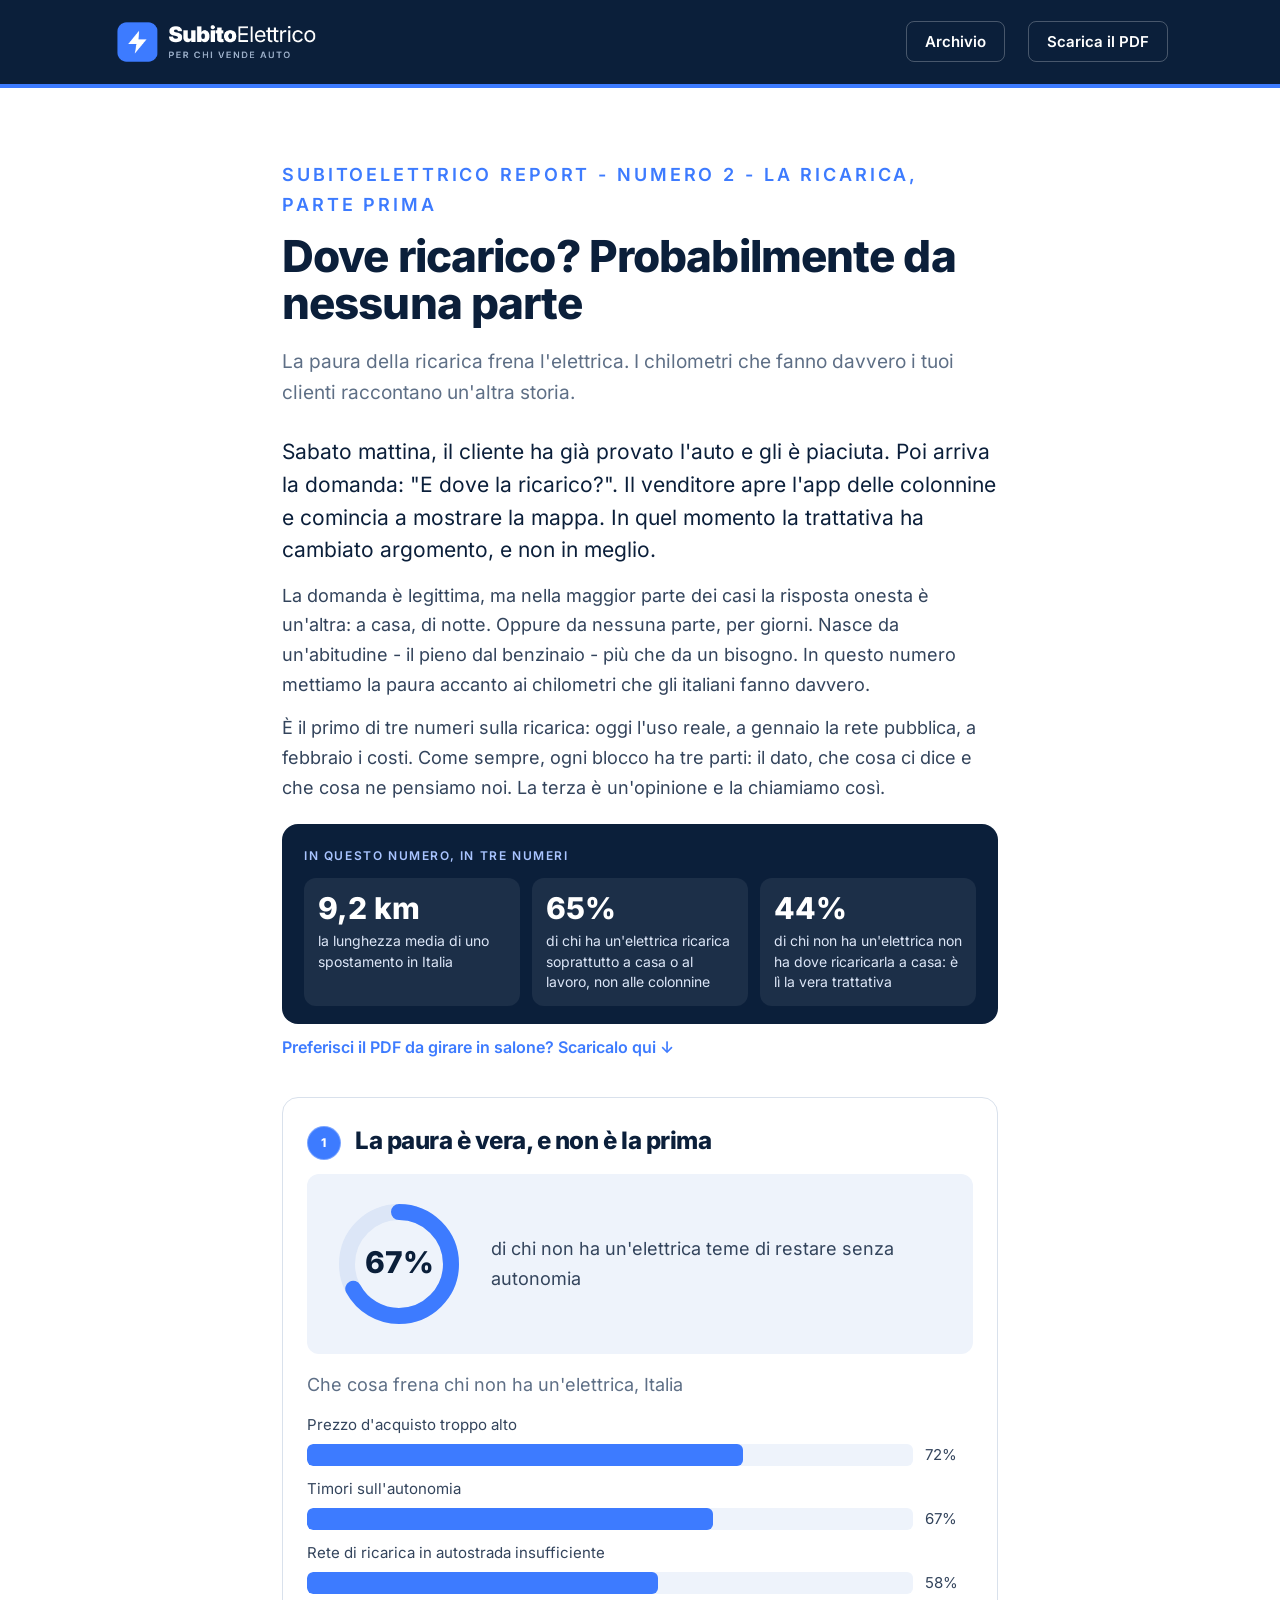
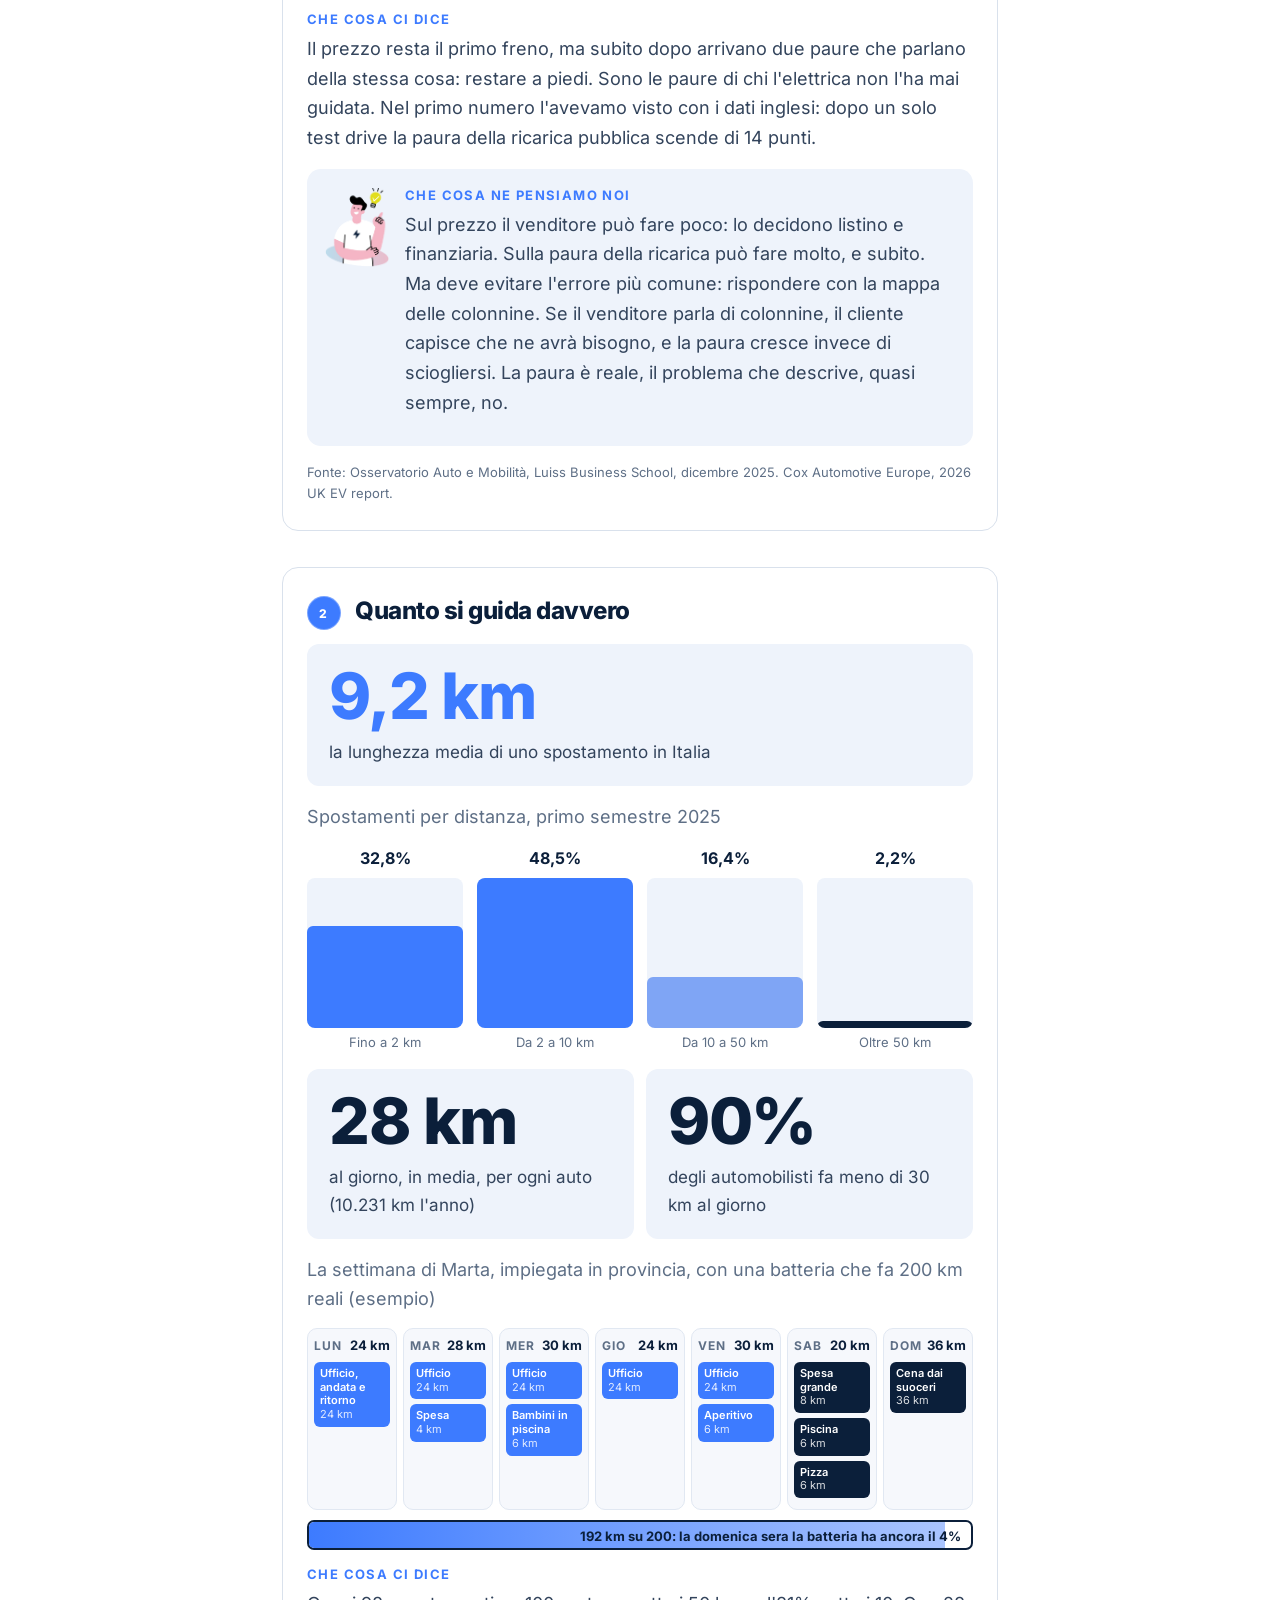
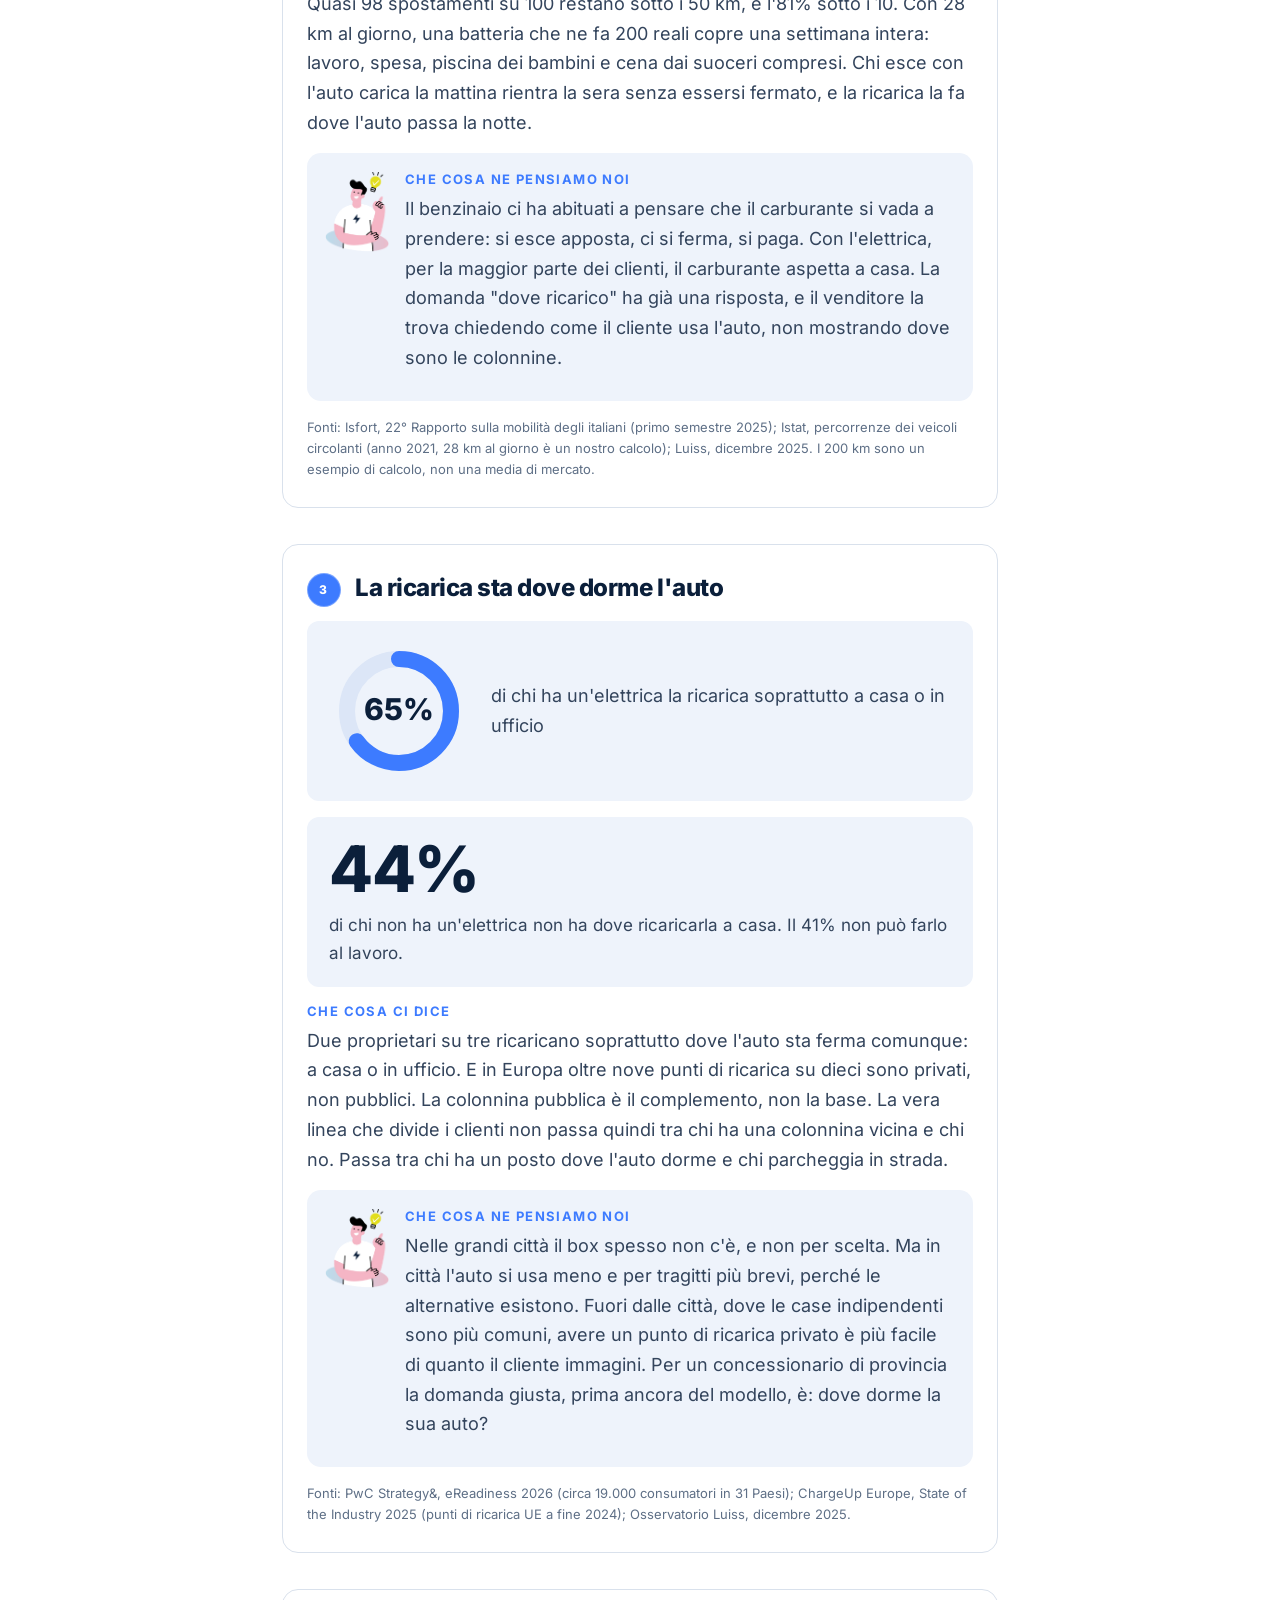
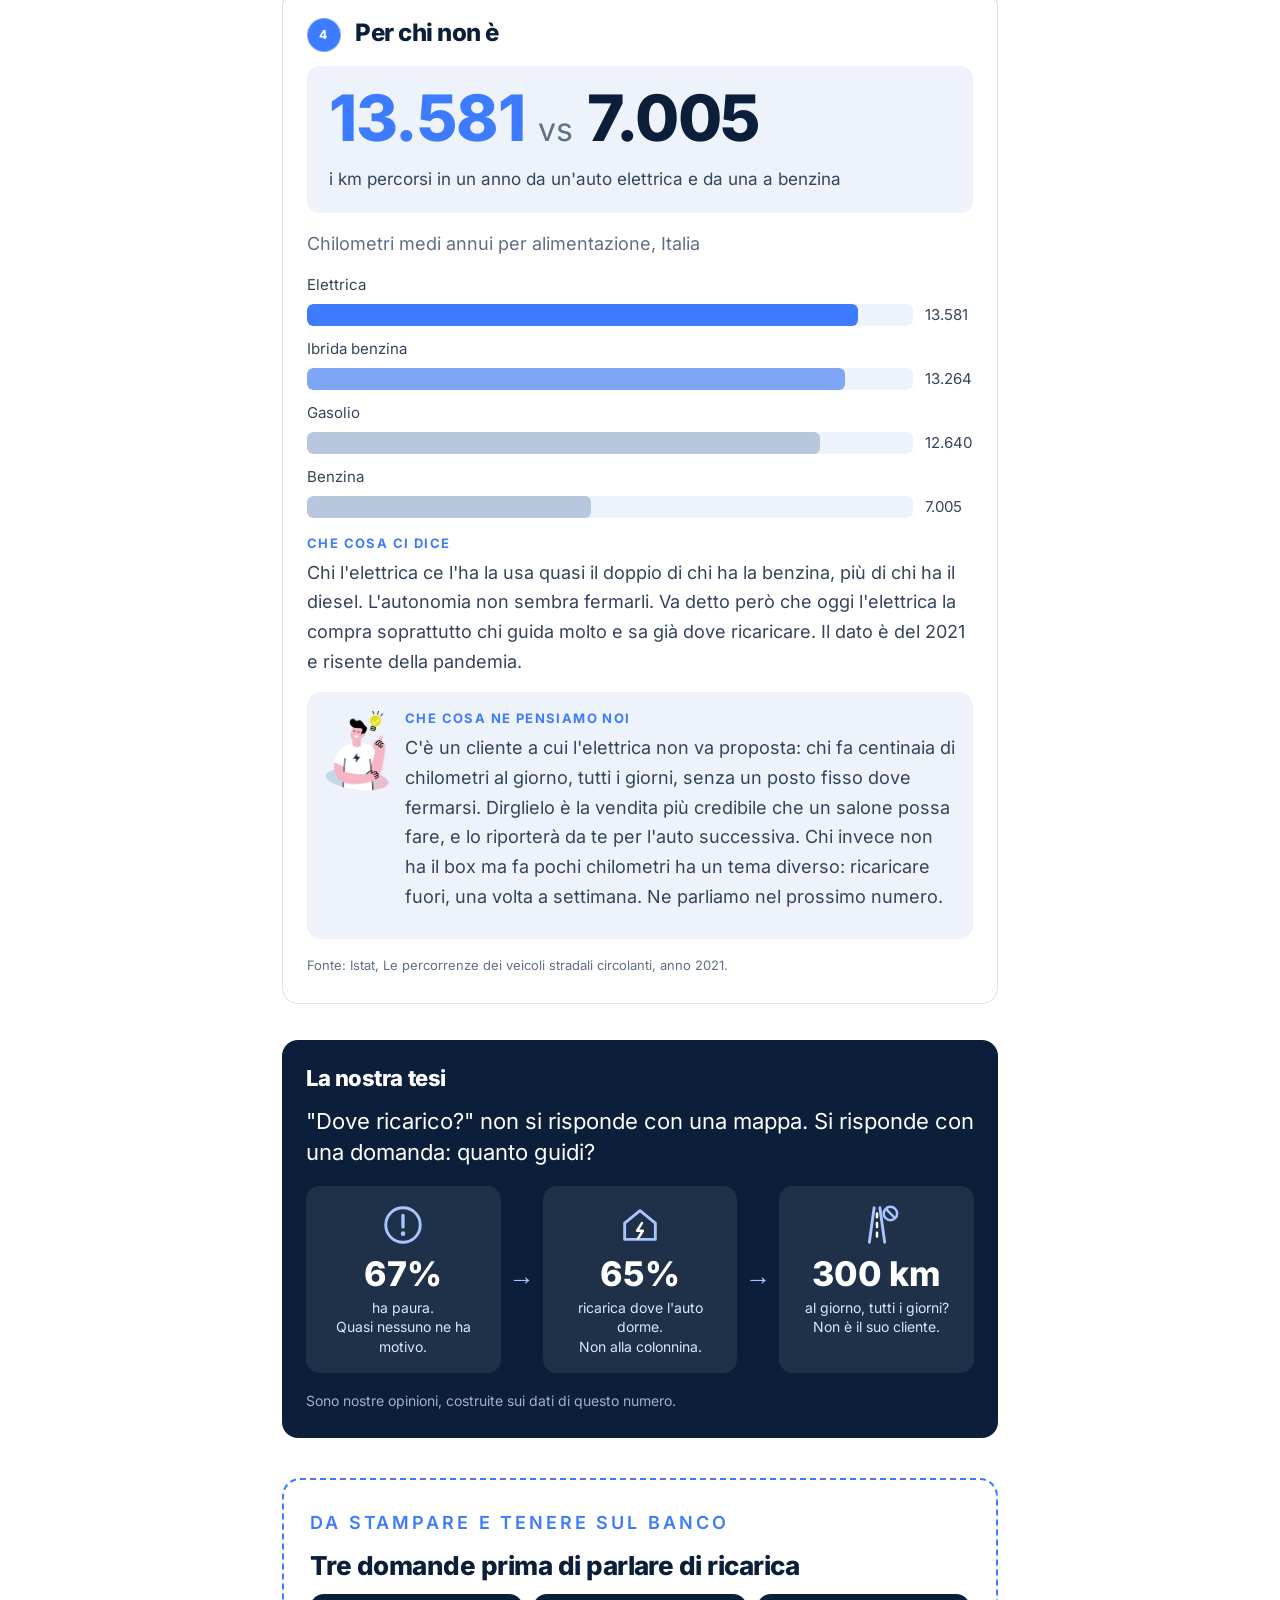
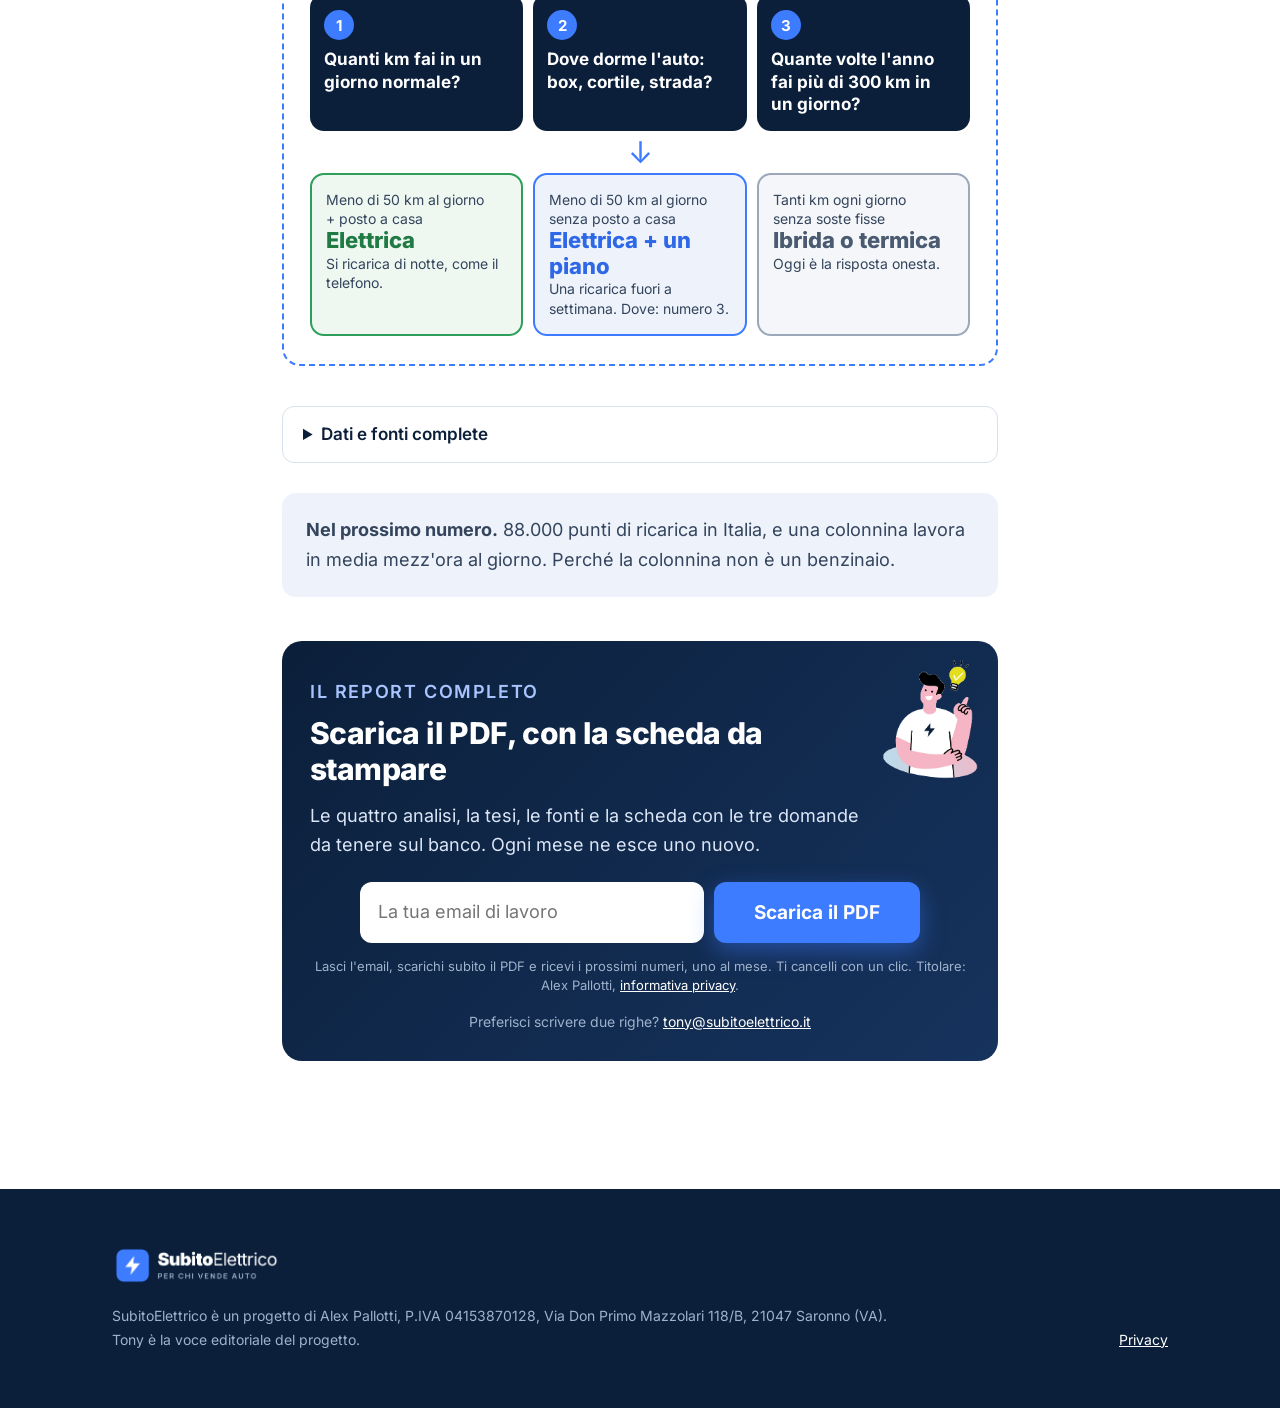
<file: report/02/index.html>
<!doctype html>
<html lang="it">
<head>
<meta charset="utf-8">
<meta name="viewport" content="width=device-width, initial-scale=1">
<title>Dove ricarico? Probabilmente da nessuna parte - SubitoElettrico Report 02</title>
<meta name="description" content="La paura della ricarica frena l'elettrica. I chilometri che fanno davvero i clienti raccontano un'altra storia.">
<link rel="canonical" href="https://subitoelettrico.it/report/02/">
<link rel="icon" href="../../assets/img/favicon.svg" type="image/svg+xml">
<link rel="preload" href="../../assets/fonts/inter-latin-var.woff2" as="font" type="font/woff2" crossorigin>
<link rel="stylesheet" href="../../assets/style.css">
<style>
.report .sub{font-size:19px;color:var(--muted);margin:-8px 0 28px}
.report p{margin:0 0 14px;font-size:18px;line-height:1.65}
.report .lead{font-size:21px;line-height:1.55;color:var(--ink)}
.blk{position:relative;margin:36px 0;padding:28px 24px 14px;border:1px solid var(--line);border-radius:16px;background:#fff}
.blk h2{font-size:24px;margin:0 0 18px;padding-left:48px;line-height:1.25}
.badge{position:absolute;left:24px;top:28px;width:34px;height:34px;border-radius:50%;background:#3D7BFF;color:#fff;font-weight:800;display:flex;align-items:center;justify-content:center}
.stat{background:#EEF3FB;border-radius:12px;padding:20px 22px;margin:0 0 16px}
.big{display:flex;align-items:baseline;gap:14px;flex-wrap:wrap}
.big .n{font-size:clamp(44px,9vw,64px);font-weight:800;letter-spacing:-1.5px;color:#0B1F3A;line-height:1}
.big .n.hi{color:#3D7BFF}
.big .arrow{font-size:32px;color:#5E6F86}
.stat .what{margin:10px 0 0;font-size:17px;color:#33445C}
.ringstat{display:flex;gap:22px;align-items:center}
.ringstat .ring{width:140px;height:140px;flex:none}
.ringstat .what{margin:0;font-size:18px}
.hbars{margin:0 0 18px}
.hrow{display:flex;align-items:center;gap:12px;margin:0 0 8px}
.hrow .yr{width:44px;font-size:14px;color:#5E6F86}
.hrow .trk{flex:1;background:#EEF3FB;border-radius:6px;height:26px;overflow:hidden}
.hrow .bar{height:100%;width:var(--w);border-radius:6px}
.hrow .b1{background:#B8C7DD}.hrow .b2{background:#3D7BFF}
.hrow .val{width:48px;font-size:15px;color:#33445C}.hrow .val.strong{font-weight:700;color:#0B1F3A}
.vbars{display:flex;gap:14px;align-items:flex-end;margin:0 0 18px}
.vcol{flex:1;display:flex;flex-direction:column;align-items:center;gap:6px}
.vv{font-weight:700;color:#0B1F3A;font-size:16px}
.vtrk{height:150px;width:100%;display:flex;align-items:flex-end;justify-content:center;background:#EEF3FB;border-radius:8px;overflow:hidden}
.vbar{width:100%;height:var(--h);border-radius:6px 6px 0 0}
.vl{font-size:13px;color:#5E6F86;text-align:center;line-height:1.3}
.so{font-weight:600;color:#0B1F3A}
.report .src{font-size:13px;color:var(--muted);margin:4px 0 12px}
.tiles{display:grid;grid-template-columns:repeat(3,1fr);gap:12px;margin:0 0 18px}
.tile{background:#EEF3FB;border-radius:12px;padding:18px}
.tile svg{width:40px;height:40px;margin-bottom:8px}
.tile h3{font-size:17px;margin:0 0 6px;color:#0B1F3A}
.tile p{font-size:15px;line-height:1.5;margin:0;color:#33445C}
.gap{border-left:4px solid #3D7BFF;padding-left:14px;color:#0B1F3A}
.recap{margin:36px 0;padding:26px 24px;border-radius:16px;background:#0B1F3A;color:#fff}
.recap h2{color:#fff;font-size:22px;margin:0 0 16px}
.rgrid{display:grid;grid-template-columns:repeat(4,1fr);gap:12px}
.rc{background:rgba(255,255,255,.08);border-radius:12px;padding:14px;font-size:14px;line-height:1.4;color:#DCE6F7}
.rc span{display:block;font-size:34px;font-weight:800;color:#A9C4FF;margin-bottom:4px;line-height:1.1}
.data{margin:28px 0;border:1px solid var(--line);border-radius:12px;padding:14px 20px}
.data summary{cursor:pointer;font-weight:600;color:#0B1F3A}
.data .dd{margin-top:14px;font-size:14px;color:#33445C}
.data h3{font-size:15px;margin:16px 0 6px;color:#0B1F3A}
.data li{font-size:14px;margin:0 0 6px;line-height:1.55}
.next{padding-bottom:20px}
.next h2{padding-left:0}
.report .ask{background:var(--blue-soft);border-radius:12px;padding:20px 24px;margin:0 0 20px;font-size:17px}
.report .ask a{font-weight:600}
.report .cta-line{font-weight:600;color:var(--ink)}
.report .cta{margin:16px 0 8px}
.report .cta-note{font-size:14px;color:var(--muted)}
@media(max-width:640px){
 .blk{padding:24px 16px 10px}.blk h2{font-size:21px;padding-left:44px}.badge{left:16px;top:24px}
 .tiles{grid-template-columns:1fr}.rgrid{grid-template-columns:1fr 1fr}
 .ringstat{flex-direction:column;align-items:flex-start}
 .vl{font-size:12px}
}
/* animazioni minime: solo con JS e senza preferenza per ridurre il movimento */
@media(prefers-reduced-motion:no-preference){
 .js [data-reveal]{opacity:0;transform:translateY(14px);transition:opacity .6s ease,transform .6s ease}
 .js [data-reveal].in{opacity:1;transform:none}
 .js [data-reveal] .bar{width:0;transition:width 1s ease .2s}
 .js [data-reveal].in .bar{width:var(--w)}
 .js [data-reveal] .vbar{height:0;transition:height 1s ease .2s}
 .js [data-reveal].in .vbar{height:var(--h)}
 .js [data-reveal] .arc{stroke-dashoffset:var(--full);transition:stroke-dashoffset 1.2s ease .2s}
 .js [data-reveal].in .arc{stroke-dashoffset:var(--off)}
}
.arc{stroke-dashoffset:var(--off)}
.cap{font-size:14px;color:#5E6F86;margin:6px 0 10px}
.bgroup{margin:0 0 12px}
.bname{font-weight:700;color:#0B1F3A;font-size:15px;margin:0 0 4px}
.mult{display:inline-block;margin-left:8px;padding:1px 8px;border-radius:10px;background:#3D7BFF;color:#fff;font-size:12px;font-weight:700}
.hrow .val{width:56px}
.mrow{display:flex;flex-wrap:wrap;align-items:center;gap:6px 12px;margin:0 0 10px}
.mlabel{width:100%;font-size:15px;color:#33445C}.mlabel em{color:#5E6F86;font-style:normal;font-size:13px}
.mrow .trk{flex:1;background:#EEF3FB;border-radius:6px;height:22px;overflow:hidden}
.mrow .bar{height:100%;width:var(--w);border-radius:6px;background:#3D7BFF}
.mrow .val{width:48px;font-size:15px}
.read,.think{margin:16px 0}
.read h3,.think h3{font-size:13px;letter-spacing:1.4px;text-transform:uppercase;color:#3D7BFF;margin:0 0 6px}
.read p,.think p{margin:0 0 10px}
.think{display:flex;gap:16px;align-items:flex-start;background:#EEF3FB;border-radius:14px;padding:18px}
.think img{width:64px;height:auto;flex:none}
.legend{display:flex;gap:16px;flex-wrap:wrap;font-size:13px;color:#33445C;margin:0 0 8px}
.legend i{display:inline-block;width:10px;height:10px;border-radius:50%;margin-right:6px}
.dumb{margin:0 0 14px}
.dlabel{font-size:15px;font-weight:600;color:#0B1F3A;margin:0 0 6px}.dlabel em{font-weight:400;font-style:normal;color:#5E6F86;font-size:13px;margin-left:6px}
.dtrk{position:relative;height:22px;background:#EEF3FB;border-radius:11px}
.dline{position:absolute;top:10px;height:2px;left:var(--b);width:calc(var(--a) - var(--b));background:#B8C7DD}
.dot{position:absolute;top:3px;width:16px;height:16px;border-radius:50%;margin-left:-8px;left:var(--l)}
.d1{background:#0B1F3A}.d2{background:#3D7BFF}.d3{background:#A9C4FF;border:1px solid #6E8FD6;box-sizing:border-box}
.recap .thesis{font-size:22px;line-height:1.4;color:#fff;margin:0 0 18px}
.recap .rgrid{grid-template-columns:repeat(3,1fr)}
.recap .rnote{font-size:14px;color:#9FB2CC;margin:16px 0 0}
@media(max-width:640px){.recap .rgrid{grid-template-columns:1fr}.think{flex-direction:column}.think img{width:52px}.recap .thesis{font-size:19px}}
@media(prefers-reduced-motion:no-preference){
 .js [data-reveal] .dot.d2,.js [data-reveal] .dot.d3{left:var(--l0);transition:left 1.2s cubic-bezier(.3,.7,.2,1) .3s}
 .js [data-reveal].in .dot.d2,.js [data-reveal].in .dot.d3{left:var(--l)}
 .js [data-reveal] .dline{width:0;left:var(--a);transition:all 1.2s cubic-bezier(.3,.7,.2,1) .3s}
 .js [data-reveal].in .dline{left:var(--b);width:calc(var(--a) - var(--b))}
}
.join{position:relative;margin:44px 0 24px;padding:36px 28px 28px;border-radius:20px;background:linear-gradient(135deg,#0B1F3A 0%,#16335E 100%);color:#fff;overflow:hidden}
.join .jtony{position:absolute;right:20px;top:18px;width:96px;height:auto}
.jeye{font-size:12px;letter-spacing:1.6px;text-transform:uppercase;color:#A9C4FF;margin:0 0 8px!important;font-weight:600}
.join h2{color:#fff;font-size:30px;line-height:1.2;margin:0 0 14px;padding-right:110px}
.join .jlead{color:#DCE6F7;font-size:18px;margin:0 0 22px!important;padding-right:110px}
.jsteps{display:grid;grid-template-columns:repeat(3,1fr);gap:12px;margin:0 0 26px}
.js1{background:rgba(255,255,255,.07);border:1px solid rgba(255,255,255,.12);border-radius:14px;padding:16px}
.js1 span{display:inline-flex;width:28px;height:28px;border-radius:50%;background:#3D7BFF;color:#fff;font-weight:800;align-items:center;justify-content:center;font-size:14px}
.js1 h3{color:#fff;font-size:17px;margin:10px 0 6px}
.js1 p{color:#C9D6EA;font-size:15px!important;line-height:1.5!important;margin:0!important}
.jcta{text-align:center;margin:0 0 14px!important}
.btn-big{display:inline-block;background:#3D7BFF;color:#fff!important;font-weight:700;font-size:19px;padding:18px 40px;border-radius:12px;text-decoration:none;box-shadow:0 8px 24px rgba(61,123,255,.45)}
.btn-big:hover{background:#2F68E6}
.jnote{font-size:13px!important;color:#9FB2CC;text-align:center;line-height:1.5!important}
.jnote a,.jalt a{color:#fff}
.jalt{font-size:14px!important;color:#9FB2CC;text-align:center;margin:10px 0 0!important}
@media(max-width:640px){.jsteps{grid-template-columns:1fr}.join h2{font-size:24px;padding-right:70px}.join .jtony{width:64px}.join .jlead{padding-right:0}.join{padding:28px 18px 22px}}
@media(prefers-reduced-motion:no-preference){.btn-big{animation:pulse 2.4s ease-in-out 1s 3}@keyframes pulse{50%{transform:scale(1.04)}}}
.dl{display:flex;gap:10px;max-width:560px;margin:0 auto 14px;flex-wrap:wrap}
.dl input[type=email]{flex:1 1 260px;font:inherit;font-size:18px;padding:16px 18px;border-radius:12px;border:0;color:#0B1F3A;min-width:0}
.dl .btn-big{border:0;cursor:pointer;font-family:inherit;flex:0 0 auto}
.dl .hp{position:absolute;left:-9999px;width:1px;height:1px;opacity:0}
.sr{position:absolute;width:1px;height:1px;overflow:hidden;clip:rect(0 0 0 0)}
.topdl{margin:4px 0 8px!important;font-size:16px!important}
.topdl a{color:#3D7BFF;font-weight:600;text-decoration:none}
.site-header nav a+a{margin-left:18px}
@media(max-width:640px){.dl .btn-big{width:100%}}

.scheda{margin:40px 0;padding:28px 26px;border:2px dashed #3D7BFF;border-radius:18px;background:#fff}
.scheda h2{font-size:26px;margin:0 0 6px}
.scheda .sk{font-size:15px;color:#5E6F86;margin:0 0 18px}
.scheda ol{margin:0 0 20px;padding-left:22px}
.scheda ol li{font-size:20px;font-weight:700;color:#0B1F3A;margin:0 0 10px}
.qt{width:100%;border-collapse:collapse;font-size:16px}
.qt th{text-align:left;font-size:12px;letter-spacing:1.2px;text-transform:uppercase;color:#3D7BFF;padding:8px 10px;border-bottom:2px solid #D9E1EC}
.qt td{padding:12px 10px;border-bottom:1px solid #E6ECF4;vertical-align:top;color:#33445C;line-height:1.45}
.qt td:first-child{width:46%;font-weight:600;color:#0B1F3A}
.pair{display:grid;grid-template-columns:1fr 1fr;gap:12px;margin:0 0 16px}
.pair .stat{margin:0}
.week{display:grid;grid-template-columns:repeat(7,1fr);gap:6px;margin:6px 0 6px}
.day{background:#EEF3FB;border-radius:8px;padding:10px 4px;text-align:center;font-size:12px;color:#5E6F86}
.day b{display:block;font-size:16px;color:#0B1F3A}
.batt{position:relative;height:30px;border:2px solid #0B1F3A;border-radius:7px;margin:10px 0 4px;overflow:hidden}
.batt i{position:absolute;left:0;top:0;bottom:0;width:98%;background:linear-gradient(90deg,#3D7BFF,#A9C4FF)}
.batt span{position:absolute;right:10px;top:4px;font-size:13px;font-weight:700;color:#0B1F3A}
.nextbox{margin:30px 0;padding:22px 24px;border-radius:14px;background:#EEF3FB}
.nextbox p{margin:0}
@media(max-width:640px){.pair{grid-template-columns:1fr}.week{grid-template-columns:repeat(4,1fr)}}
.inbreve{margin:22px 0 10px;padding:22px 22px 18px;border-radius:16px;background:#0B1F3A;color:#DCE6F7}
.ibt{font-size:12px!important;letter-spacing:1.6px;text-transform:uppercase;color:#A9C4FF!important;margin:0 0 12px!important;font-weight:600}
.ibg{display:grid;grid-template-columns:repeat(3,1fr);gap:12px}
.ibg div{background:rgba(255,255,255,.07);border-radius:12px;padding:14px;font-size:14px;line-height:1.45}
.ibg span{display:block;font-size:30px;font-weight:800;color:#fff;margin-bottom:6px;line-height:1.1}
@media(max-width:640px){.ibg{grid-template-columns:1fr}}
.agenda{display:grid;grid-template-columns:repeat(7,1fr);gap:6px;margin:6px 0 4px}
.acol{background:#F6F8FC;border:1px solid #E1E8F2;border-radius:10px;padding:6px;min-height:150px}
.ah{gap:4px;font-size:12px;font-weight:700;color:#5E6F86;text-transform:uppercase;letter-spacing:.8px;margin:0 0 6px;display:flex;justify-content:space-between;align-items:baseline}
.ah b{font-size:13px;color:#0B1F3A;letter-spacing:0;text-transform:none}
.ev{background:#3D7BFF;color:#fff;border-radius:6px;padding:5px 6px;margin:0 0 5px;font-size:11px;line-height:1.25}
.ev .et{display:block;font-weight:600}
.ev .ek{display:block;opacity:.85}
.acol:nth-child(6) .ev,.acol:nth-child(7) .ev{background:#0B1F3A}
.vrec{display:flex;align-items:stretch;gap:8px}
.vr{flex:1;background:rgba(255,255,255,.08);border-radius:14px;padding:16px 12px;text-align:center}
.vr svg{width:46px;height:46px;display:block;margin:0 auto 8px}
.vbig{display:block;font-size:34px;font-weight:800;color:#fff;line-height:1.05;margin:0 0 6px}
.vtxt{display:block;font-size:14px;line-height:1.4;color:#DCE6F7}
.varrow{align-self:center;font-size:26px;color:#A9C4FF}
.qchips{display:grid;grid-template-columns:repeat(3,1fr);gap:10px;margin:14px 0 6px}
.qc{background:#0B1F3A;color:#fff;border-radius:14px;padding:16px 14px;font-size:17px;font-weight:700;line-height:1.3}
.qc span{display:flex;width:30px;height:30px;border-radius:50%;background:#3D7BFF;align-items:center;justify-content:center;font-size:15px;margin:0 0 8px}
.flowdown{text-align:center;font-size:30px;color:#3D7BFF;line-height:1;margin:6px 0}
.outc{display:grid;grid-template-columns:repeat(3,1fr);gap:10px}
.oc{border-radius:14px;padding:16px 14px;border:2px solid}
.oc p{margin:0!important}
.oct{font-size:14px!important;color:#33445C;line-height:1.35!important;margin:0 0 10px!important}
.ocv{font-size:22px!important;font-weight:800;line-height:1.15!important;margin:0 0 6px!important}
.ocd{font-size:14px!important;color:#33445C;line-height:1.4!important}
.oc.ok{border-color:#2E9E5B;background:#EEF8F1}.oc.ok .ocv{color:#1F7A44}
.oc.mid{border-color:#3D7BFF;background:#EEF3FB}.oc.mid .ocv{color:#2F68E6}
.oc.no{border-color:#9AA8BA;background:#F4F6F9}.oc.no .ocv{color:#4A5A70}
@media(max-width:640px){.agenda{grid-template-columns:repeat(2,1fr)}.vrec{flex-direction:column}.varrow{transform:rotate(90deg)}.qchips,.outc{grid-template-columns:1fr}}
</style>
<script defer src="https://cloud.umami.is/script.js" data-website-id="0596ba2b-445c-493e-aaa9-b0ec2191fe0b" data-domains="subitoelettrico.it"></script>
</head>
<body>

<header class="site-header">
  <div class="wrap">
    <a href="../../" aria-label="SubitoElettrico, home"><img src="../../assets/img/logo-subitoelettrico.png" alt="SubitoElettrico - per chi vende auto" width="231" height="56"></a>
    <nav><a href="../">Archivio</a> <a href="#scarica" data-umami-event="scarica-intestazione">Scarica il PDF</a></nav>
  </div>
</header>

<main class="legal report">
  <div class="wrap">
    <p class="eyebrow">SubitoElettrico Report - Numero 2 - La ricarica, parte prima</p>
    <h1>Dove ricarico? Probabilmente da nessuna parte</h1>
    <p class="sub">La paura della ricarica frena l'elettrica. I chilometri che fanno davvero i tuoi clienti raccontano un'altra storia.</p>

    <p class="lead">Sabato mattina, il cliente ha già provato l'auto e gli è piaciuta. Poi arriva la domanda: "E dove la ricarico?". Il venditore apre l'app delle colonnine e comincia a mostrare la mappa. In quel momento la trattativa ha cambiato argomento, e non in meglio.</p>
    <p>La domanda è legittima, ma nella maggior parte dei casi la risposta onesta è un'altra: a casa, di notte. Oppure da nessuna parte, per giorni. Nasce da un'abitudine - il pieno dal benzinaio - più che da un bisogno. In questo numero mettiamo la paura accanto ai chilometri che gli italiani fanno davvero.</p>
    <p>È il primo di tre numeri sulla ricarica: oggi l'uso reale, a gennaio la rete pubblica, a febbraio i costi. Come sempre, ogni blocco ha tre parti: il dato, che cosa ci dice e che cosa ne pensiamo noi. La terza è un'opinione e la chiamiamo così.</p>
    <div class="inbreve">
      <p class="ibt">In questo numero, in tre numeri</p>
      <div class="ibg">
        <div><span>9,2 km</span>la lunghezza media di uno spostamento in Italia</div>
        <div><span>65%</span>di chi ha un'elettrica ricarica soprattutto a casa o al lavoro, non alle colonnine</div>
        <div><span>44%</span>di chi non ha un'elettrica non ha dove ricaricarla a casa: è lì la vera trattativa</div>
      </div>
    </div>
    <p class="topdl"><a href="#scarica" data-umami-event="scarica-alto">Preferisci il PDF da girare in salone? Scaricalo qui &darr;</a></p>

    <section class="blk" data-reveal>
      <div class="badge">1</div>
      <h2>La paura è vera, e non è la prima</h2>
      <div class="stat ringstat">
        <svg class="ring" viewBox="0 0 140 140" role="img" aria-label="67 per cento" xmlns="http://www.w3.org/2000/svg">
  <circle cx="70" cy="70" r="52" fill="none" stroke="#DCE6F7" stroke-width="16"/>
  <circle class="arc" cx="70" cy="70" r="52" fill="none" stroke="#3D7BFF" stroke-width="16" stroke-linecap="round" transform="rotate(-90 70 70)" stroke-dasharray="326.7" style="--off:107.8;--full:326.7"/>
  <text x="70" y="79" text-anchor="middle" font-size="30" font-weight="800" fill="#0B1F3A" font-family="Inter,sans-serif">67%</text>
</svg>
        <p class="what">di chi non ha un'elettrica teme di restare senza autonomia</p>
      </div>
      <p class="cap">Che cosa frena chi non ha un'elettrica, Italia</p>
      <div class="mrow"><div class="mlabel">Prezzo d'acquisto troppo alto</div><div class="trk"><div class="bar" style="--w:72%"></div></div><span class="val strong">72%</span></div>
      <div class="mrow"><div class="mlabel">Timori sull'autonomia</div><div class="trk"><div class="bar" style="--w:67%"></div></div><span class="val strong">67%</span></div>
      <div class="mrow"><div class="mlabel">Rete di ricarica in autostrada insufficiente</div><div class="trk"><div class="bar" style="--w:58%"></div></div><span class="val strong">58%</span></div>
      <div class="read"><h3>Che cosa ci dice</h3>
        <p>Il prezzo resta il primo freno, ma subito dopo arrivano due paure che parlano della stessa cosa: restare a piedi. Sono le paure di chi l'elettrica non l'ha mai guidata. Nel primo numero l'avevamo visto con i dati inglesi: dopo un solo test drive la paura della ricarica pubblica scende di 14 punti.</p></div>
      <div class="think"><img src="../../assets/img/tony-hint.png" alt="Tony" width="64" height="auto"><div><h3>Che cosa ne pensiamo noi</h3>
        <p>Sul prezzo il venditore può fare poco: lo decidono listino e finanziaria. Sulla paura della ricarica può fare molto, e subito. Ma deve evitare l'errore più comune: rispondere con la mappa delle colonnine. Se il venditore parla di colonnine, il cliente capisce che ne avrà bisogno, e la paura cresce invece di sciogliersi. La paura è reale, il problema che descrive, quasi sempre, no.</p></div></div>
      <p class="src">Fonte: Osservatorio Auto e Mobilità, Luiss Business School, dicembre 2025. Cox Automotive Europe, 2026 UK EV report.</p>
    </section>

    <section class="blk" data-reveal>
      <div class="badge">2</div>
      <h2>Quanto si guida davvero</h2>
      <div class="stat">
        <div class="big"><span class="n hi cnt" data-to="9.2" data-dec="1" data-suf=" km">9,2 km</span></div>
        <p class="what">la lunghezza media di uno spostamento in Italia</p>
      </div>
      <p class="cap">Spostamenti per distanza, primo semestre 2025</p>
      <div class="vbars">
        <div class="vcol"><span class="vv">32,8%</span><div class="vtrk"><div class="vbar" style="--h:67.6%;background:#3D7BFF"></div></div><span class="vl">Fino a 2 km</span></div>
        <div class="vcol"><span class="vv">48,5%</span><div class="vtrk"><div class="vbar" style="--h:100%;background:#3D7BFF"></div></div><span class="vl">Da 2 a 10 km</span></div>
        <div class="vcol"><span class="vv">16,4%</span><div class="vtrk"><div class="vbar" style="--h:33.8%;background:#7FA5F5"></div></div><span class="vl">Da 10 a 50 km</span></div>
        <div class="vcol"><span class="vv">2,2%</span><div class="vtrk"><div class="vbar" style="--h:4.5%;background:#0B1F3A"></div></div><span class="vl">Oltre 50 km</span></div>
      </div>
      <div class="pair">
        <div class="stat"><div class="big"><span class="n">28 km</span></div><p class="what">al giorno, in media, per ogni auto (10.231 km l'anno)</p></div>
        <div class="stat"><div class="big"><span class="n">90%</span></div><p class="what">degli automobilisti fa meno di 30 km al giorno</p></div>
      </div>
      <p class="cap">La settimana di Marta, impiegata in provincia, con una batteria che fa 200 km reali (esempio)</p>
      <div class="agenda"><div class="acol"><div class="ah">Lun<b>24 km</b></div><div class="ev"><span class="et">Ufficio, andata e ritorno</span><span class="ek">24 km</span></div></div><div class="acol"><div class="ah">Mar<b>28 km</b></div><div class="ev"><span class="et">Ufficio</span><span class="ek">24 km</span></div><div class="ev"><span class="et">Spesa</span><span class="ek">4 km</span></div></div><div class="acol"><div class="ah">Mer<b>30 km</b></div><div class="ev"><span class="et">Ufficio</span><span class="ek">24 km</span></div><div class="ev"><span class="et">Bambini in piscina</span><span class="ek">6 km</span></div></div><div class="acol"><div class="ah">Gio<b>24 km</b></div><div class="ev"><span class="et">Ufficio</span><span class="ek">24 km</span></div></div><div class="acol"><div class="ah">Ven<b>30 km</b></div><div class="ev"><span class="et">Ufficio</span><span class="ek">24 km</span></div><div class="ev"><span class="et">Aperitivo</span><span class="ek">6 km</span></div></div><div class="acol"><div class="ah">Sab<b>20 km</b></div><div class="ev"><span class="et">Spesa grande</span><span class="ek">8 km</span></div><div class="ev"><span class="et">Piscina</span><span class="ek">6 km</span></div><div class="ev"><span class="et">Pizza</span><span class="ek">6 km</span></div></div><div class="acol"><div class="ah">Dom<b>36 km</b></div><div class="ev"><span class="et">Cena dai suoceri</span><span class="ek">36 km</span></div></div></div>
      <div class="batt"><i style="width:96%"></i><span>192 km su 200: la domenica sera la batteria ha ancora il 4%</span></div>
      <div class="read"><h3>Che cosa ci dice</h3>
        <p>Quasi 98 spostamenti su 100 restano sotto i 50 km, e l'81% sotto i 10. Con 28 km al giorno, una batteria che ne fa 200 reali copre una settimana intera: lavoro, spesa, piscina dei bambini e cena dai suoceri compresi. Chi esce con l'auto carica la mattina rientra la sera senza essersi fermato, e la ricarica la fa dove l'auto passa la notte.</p></div>
      <div class="think"><img src="../../assets/img/tony-hint.png" alt="Tony" width="64" height="auto"><div><h3>Che cosa ne pensiamo noi</h3>
        <p>Il benzinaio ci ha abituati a pensare che il carburante si vada a prendere: si esce apposta, ci si ferma, si paga. Con l'elettrica, per la maggior parte dei clienti, il carburante aspetta a casa. La domanda "dove ricarico" ha già una risposta, e il venditore la trova chiedendo come il cliente usa l'auto, non mostrando dove sono le colonnine.</p></div></div>
      <p class="src">Fonti: Isfort, 22° Rapporto sulla mobilità degli italiani (primo semestre 2025); Istat, percorrenze dei veicoli circolanti (anno 2021, 28 km al giorno è un nostro calcolo); Luiss, dicembre 2025. I 200 km sono un esempio di calcolo, non una media di mercato.</p>
    </section>

    <section class="blk" data-reveal>
      <div class="badge">3</div>
      <h2>La ricarica sta dove dorme l'auto</h2>
      <div class="stat ringstat">
        <svg class="ring" viewBox="0 0 140 140" role="img" aria-label="65 per cento" xmlns="http://www.w3.org/2000/svg">
  <circle cx="70" cy="70" r="52" fill="none" stroke="#DCE6F7" stroke-width="16"/>
  <circle class="arc" cx="70" cy="70" r="52" fill="none" stroke="#3D7BFF" stroke-width="16" stroke-linecap="round" transform="rotate(-90 70 70)" stroke-dasharray="326.7" style="--off:114.3;--full:326.7"/>
  <text x="70" y="79" text-anchor="middle" font-size="30" font-weight="800" fill="#0B1F3A" font-family="Inter,sans-serif">65%</text>
</svg>
        <p class="what">di chi ha un'elettrica la ricarica soprattutto a casa o in ufficio</p>
      </div>
      <div class="stat"><div class="big"><span class="n">44%</span></div><p class="what">di chi non ha un'elettrica non ha dove ricaricarla a casa. Il 41% non può farlo al lavoro.</p></div>
      <div class="read"><h3>Che cosa ci dice</h3>
        <p>Due proprietari su tre ricaricano soprattutto dove l'auto sta ferma comunque: a casa o in ufficio. E in Europa oltre nove punti di ricarica su dieci sono privati, non pubblici. La colonnina pubblica è il complemento, non la base. La vera linea che divide i clienti non passa quindi tra chi ha una colonnina vicina e chi no. Passa tra chi ha un posto dove l'auto dorme e chi parcheggia in strada.</p></div>
      <div class="think"><img src="../../assets/img/tony-hint.png" alt="Tony" width="64" height="auto"><div><h3>Che cosa ne pensiamo noi</h3>
        <p>Nelle grandi città il box spesso non c'è, e non per scelta. Ma in città l'auto si usa meno e per tragitti più brevi, perché le alternative esistono. Fuori dalle città, dove le case indipendenti sono più comuni, avere un punto di ricarica privato è più facile di quanto il cliente immagini. Per un concessionario di provincia la domanda giusta, prima ancora del modello, è: dove dorme la sua auto?</p></div></div>
      <p class="src">Fonti: PwC Strategy&amp;, eReadiness 2026 (circa 19.000 consumatori in 31 Paesi); ChargeUp Europe, State of the Industry 2025 (punti di ricarica UE a fine 2024); Osservatorio Luiss, dicembre 2025.</p>
    </section>

    <section class="blk" data-reveal>
      <div class="badge">4</div>
      <h2>Per chi non è</h2>
      <div class="stat">
        <div class="big"><span class="n hi">13.581</span><span class="arrow">vs</span><span class="n">7.005</span></div>
        <p class="what">i km percorsi in un anno da un'auto elettrica e da una a benzina</p>
      </div>
      <p class="cap">Chilometri medi annui per alimentazione, Italia</p>
      <div class="mrow"><div class="mlabel">Elettrica</div><div class="trk"><div class="bar" style="--w:91%"></div></div><span class="val strong">13.581</span></div>
      <div class="mrow"><div class="mlabel">Ibrida benzina</div><div class="trk"><div class="bar" style="--w:88.7%;background:#7FA5F5"></div></div><span class="val">13.264</span></div>
      <div class="mrow"><div class="mlabel">Gasolio</div><div class="trk"><div class="bar" style="--w:84.6%;background:#B8C7DD"></div></div><span class="val">12.640</span></div>
      <div class="mrow"><div class="mlabel">Benzina</div><div class="trk"><div class="bar" style="--w:46.9%;background:#B8C7DD"></div></div><span class="val">7.005</span></div>
      <div class="read"><h3>Che cosa ci dice</h3>
        <p>Chi l'elettrica ce l'ha la usa quasi il doppio di chi ha la benzina, più di chi ha il diesel. L'autonomia non sembra fermarli. Va detto però che oggi l'elettrica la compra soprattutto chi guida molto e sa già dove ricaricare. Il dato è del 2021 e risente della pandemia.</p></div>
      <div class="think"><img src="../../assets/img/tony-hint.png" alt="Tony" width="64" height="auto"><div><h3>Che cosa ne pensiamo noi</h3>
        <p>C'è un cliente a cui l'elettrica non va proposta: chi fa centinaia di chilometri al giorno, tutti i giorni, senza un posto fisso dove fermarsi. Dirglielo è la vendita più credibile che un salone possa fare, e lo riporterà da te per l'auto successiva. Chi invece non ha il box ma fa pochi chilometri ha un tema diverso: ricaricare fuori, una volta a settimana. Ne parliamo nel prossimo numero.</p></div></div>
      <p class="src">Fonte: Istat, Le percorrenze dei veicoli stradali circolanti, anno 2021.</p>
    </section>

    <section class="recap" data-reveal>
      <h2>La nostra tesi</h2>
      <p class="thesis">"Dove ricarico?" non si risponde con una mappa. Si risponde con una domanda: quanto guidi?</p>
      <div class="vrec">
        <div class="vr"><svg viewBox="0 0 48 48" aria-hidden="true"><circle cx="24" cy="24" r="18" fill="none" stroke="#A9C4FF" stroke-width="3"/><path d="M24 14v12" stroke="#A9C4FF" stroke-width="3.5" stroke-linecap="round"/><circle cx="24" cy="33" r="2.4" fill="#A9C4FF"/></svg><span class="vbig">67%</span><span class="vtxt">ha paura.<br>Quasi nessuno ne ha motivo.</span></div>
        <div class="varrow">&rarr;</div>
        <div class="vr"><svg viewBox="0 0 48 48" aria-hidden="true"><path d="M8 22 24 9l16 13v17H8z" fill="none" stroke="#A9C4FF" stroke-width="3" stroke-linejoin="round"/><path d="M26 22l-5 8h6l-5 8" fill="none" stroke="#fff" stroke-width="2.6" stroke-linecap="round" stroke-linejoin="round"/></svg><span class="vbig">65%</span><span class="vtxt">ricarica dove l'auto dorme.<br>Non alla colonnina.</span></div>
        <div class="varrow">&rarr;</div>
        <div class="vr"><svg viewBox="0 0 48 48" aria-hidden="true"><path d="M16 42 21 6M32 42 27 6" stroke="#A9C4FF" stroke-width="3" stroke-linecap="round"/><path d="M24 12v4M24 22v4M24 32v4" stroke="#fff" stroke-width="2.6" stroke-linecap="round"/><circle cx="38" cy="12" r="7" fill="none" stroke="#A9C4FF" stroke-width="2.6"/><path d="m33 7 10 10" stroke="#A9C4FF" stroke-width="2.6"/></svg><span class="vbig">300 km</span><span class="vtxt">al giorno, tutti i giorni?<br>Non è il suo cliente.</span></div>
      </div>
      <p class="rnote">Sono nostre opinioni, costruite sui dati di questo numero.</p>
    </section>

    <section class="scheda" id="scheda">
      <p class="eyebrow">Da stampare e tenere sul banco</p>
      <h2>Tre domande prima di parlare di ricarica</h2>
      <div class="qchips">
        <div class="qc"><span>1</span>Quanti km fai in un giorno normale?</div>
        <div class="qc"><span>2</span>Dove dorme l'auto: box, cortile, strada?</div>
        <div class="qc"><span>3</span>Quante volte l'anno fai più di 300 km in un giorno?</div>
      </div>
      <div class="flowdown">&darr;</div>
      <div class="outc">
        <div class="oc ok"><p class="oct">Meno di 50 km al giorno<br>+ posto a casa</p><p class="ocv">Elettrica</p><p class="ocd">Si ricarica di notte, come il telefono.</p></div>
        <div class="oc mid"><p class="oct">Meno di 50 km al giorno<br>senza posto a casa</p><p class="ocv">Elettrica + un piano</p><p class="ocd">Una ricarica fuori a settimana. Dove: numero 3.</p></div>
        <div class="oc no"><p class="oct">Tanti km ogni giorno<br>senza soste fisse</p><p class="ocv">Ibrida o termica</p><p class="ocd">Oggi è la risposta onesta.</p></div>
      </div>
    </section>

    <details class="data">
      <summary>Dati e fonti complete</summary>
      <div class="dd">
        <h3>Mobilità</h3>
        <ul>
          <li>Isfort, 22° Rapporto sulla mobilità degli italiani, Osservatorio Audimob, primo semestre 2025: spostamento medio 9,2 km (11,2 nel 2019); fino a 2 km 32,8%, fino a 10 km 81,3%, da 10 a 50 km 16,4%, oltre 50 km 2,2%; quota dell'auto sugli spostamenti 60,8%.</li>
          <li>Istat, Le percorrenze dei veicoli stradali circolanti (5 giugno 2025, anno 2021): 10.231 km medi per auto; elettrica 13.581, ibrida benzina 13.264, gasolio 12.640, benzina 7.005.</li>
        </ul>
        <h3>Percezioni</h3>
        <ul>
          <li>Osservatorio Auto e Mobilità, Luiss Business School (dicembre 2025), tra chi non ha un'elettrica: prezzo troppo alto 72%, timori sull'autonomia 67%, rete autostradale insufficiente 58%, senza ricarica domestica 44%, senza ricarica al lavoro 41%, meno di 30 km al giorno 90%.</li>
          <li>Cox Automotive Europe, 2026 UK EV report: dopo un test drive la paura della ricarica pubblica scende da 47% a 33%.</li>
        </ul>
        <h3>Ricarica</h3>
        <ul><li>PwC Strategy&amp;, eReadiness 2026: il 65% dei proprietari di auto elettrica ricarica principalmente a casa o in ufficio.</li><li>ChargeUp Europe, State of the Industry 2025: oltre 9 punti di ricarica su 10 nell'Unione europea sono in luoghi privati (7,8 milioni a fine 2024).</li></ul>
        <h3>Fonti</h3>
        <ul>
          <li>Isfort, 22° Rapporto sulla mobilità degli italiani, sintesi, 20 novembre 2025.</li>
          <li>Istat, Le percorrenze dei veicoli stradali circolanti, 5 giugno 2025.</li>
          <li>Luiss Business School, Osservatorio Auto e Mobilità, riportato da Rinnovabili, 17 dicembre 2025.</li>
          <li>PwC Strategy&amp;, eReadiness 2026, riportato da Quattroruote, 1 ottobre 2026.</li>
          <li>ChargeUp Europe, 2025 State of the Industry.</li>
          <li>Cox Automotive Europe, 2026 UK EV adoption and perceptions report (riportato da AM).</li>
        </ul>
      </div>
    </details>

    <div class="nextbox"><p><strong>Nel prossimo numero.</strong> 88.000 punti di ricarica in Italia, e una colonnina lavora in media mezz'ora al giorno. Perché la colonnina non è un benzinaio.</p></div>

    <section class="join" id="scarica">
      <img class="jtony" src="../../assets/img/tony-hint.png" alt="Tony" width="96">
      <p class="jeye">Il report completo</p>
      <h2>Scarica il PDF, con la scheda da stampare</h2>
      <p class="jlead">Le quattro analisi, la tesi, le fonti e la scheda con le tre domande da tenere sul banco. Ogni mese ne esce uno nuovo.</p>
      <form class="dl" method="POST" action="https://e0fe6896.sibforms.com/serve/[base64]">
        <label class="sr" for="EMAIL">La tua email</label>
        <input type="email" id="EMAIL" name="EMAIL" required autocomplete="email" placeholder="La tua email di lavoro">
        <input type="text" name="email_address_check" value="" class="hp" tabindex="-1" autocomplete="off" aria-hidden="true">
        <input type="hidden" name="locale" value="it">
        <input type="hidden" name="html_type" value="simple">
        <button class="btn-big" type="submit" data-umami-event="scarica-invio">Scarica il PDF</button>
      </form>
      <p class="jnote">Lasci l'email, scarichi subito il PDF e ricevi i prossimi numeri, uno al mese. Ti cancelli con un clic. Titolare: Alex Pallotti, <a href="https://subitoelettrico.it/privacy/">informativa privacy</a>.</p>
      <p class="jalt">Preferisci scrivere due righe? <a href="mailto:tony@subitoelettrico.it">tony@subitoelettrico.it</a></p>
    </section>

  </div>
</main>
<footer class="site-footer">
  <div class="wrap">
    <div>
      <img src="../../assets/img/logo-subitoelettrico.png" alt="SubitoElettrico" width="231" height="56">
      <p>SubitoElettrico è un progetto di Alex Pallotti, P.IVA 04153870128, Via Don Primo Mazzolari 118/B, 21047 Saronno (VA).<br>Tony è la voce editoriale del progetto.</p>
    </div>
    <nav aria-label="Note legali"><a href="https://subitoelettrico.it/privacy/">Privacy</a></nav>
  </div>
</footer>
<script>
(function(){try{
 var d=document.documentElement;d.classList.add('js');
 var els=[].slice.call(document.querySelectorAll('[data-reveal]'));
 if(!('IntersectionObserver' in window)){els.forEach(function(e){e.classList.add('in')});return}
 function cnt(root){if(window.matchMedia&&matchMedia('(prefers-reduced-motion: reduce)').matches)return;[].forEach.call(root.querySelectorAll('.cnt'),function(e){var to=parseFloat(e.getAttribute('data-to')),dec=parseInt(e.getAttribute('data-dec')||'0',10),suf=e.getAttribute('data-suf')||'',t0=null;function f(t){if(!t0)t0=t;var p=Math.min((t-t0)/1200,1),v=to*(1-Math.pow(1-p,3));e.textContent=v.toFixed(dec).replace('.',',')+suf;if(p<1)requestAnimationFrame(f);else e.textContent=to.toFixed(dec).replace('.',',')+suf}requestAnimationFrame(f)})}
 var io=new IntersectionObserver(function(en){en.forEach(function(x){if(x.isIntersecting){x.target.classList.add('in');cnt(x.target);io.unobserve(x.target)}})},{threshold:.2});
 els.forEach(function(e){io.observe(e)});
 setTimeout(function(){els.forEach(function(e){e.classList.add('in')})},4000);
}catch(e){}})();
</script>
<script>
(function(){
 if(!('IntersectionObserver' in window))return;
 var mete=[['.recap','vista-tesi'],['#scarica','vista-scarica']];
 mete.forEach(function(m){
  var el=document.querySelector(m[0]);if(!el)return;
  var fatto=false;
  var io=new IntersectionObserver(function(en){
   if(fatto||!en[0].isIntersecting||!window.umami)return;
   fatto=true;window.umami.track(m[1]);io.disconnect();
  },{threshold:.3});
  io.observe(el);
 });
})();
</script>
</body>
</html>
</file>
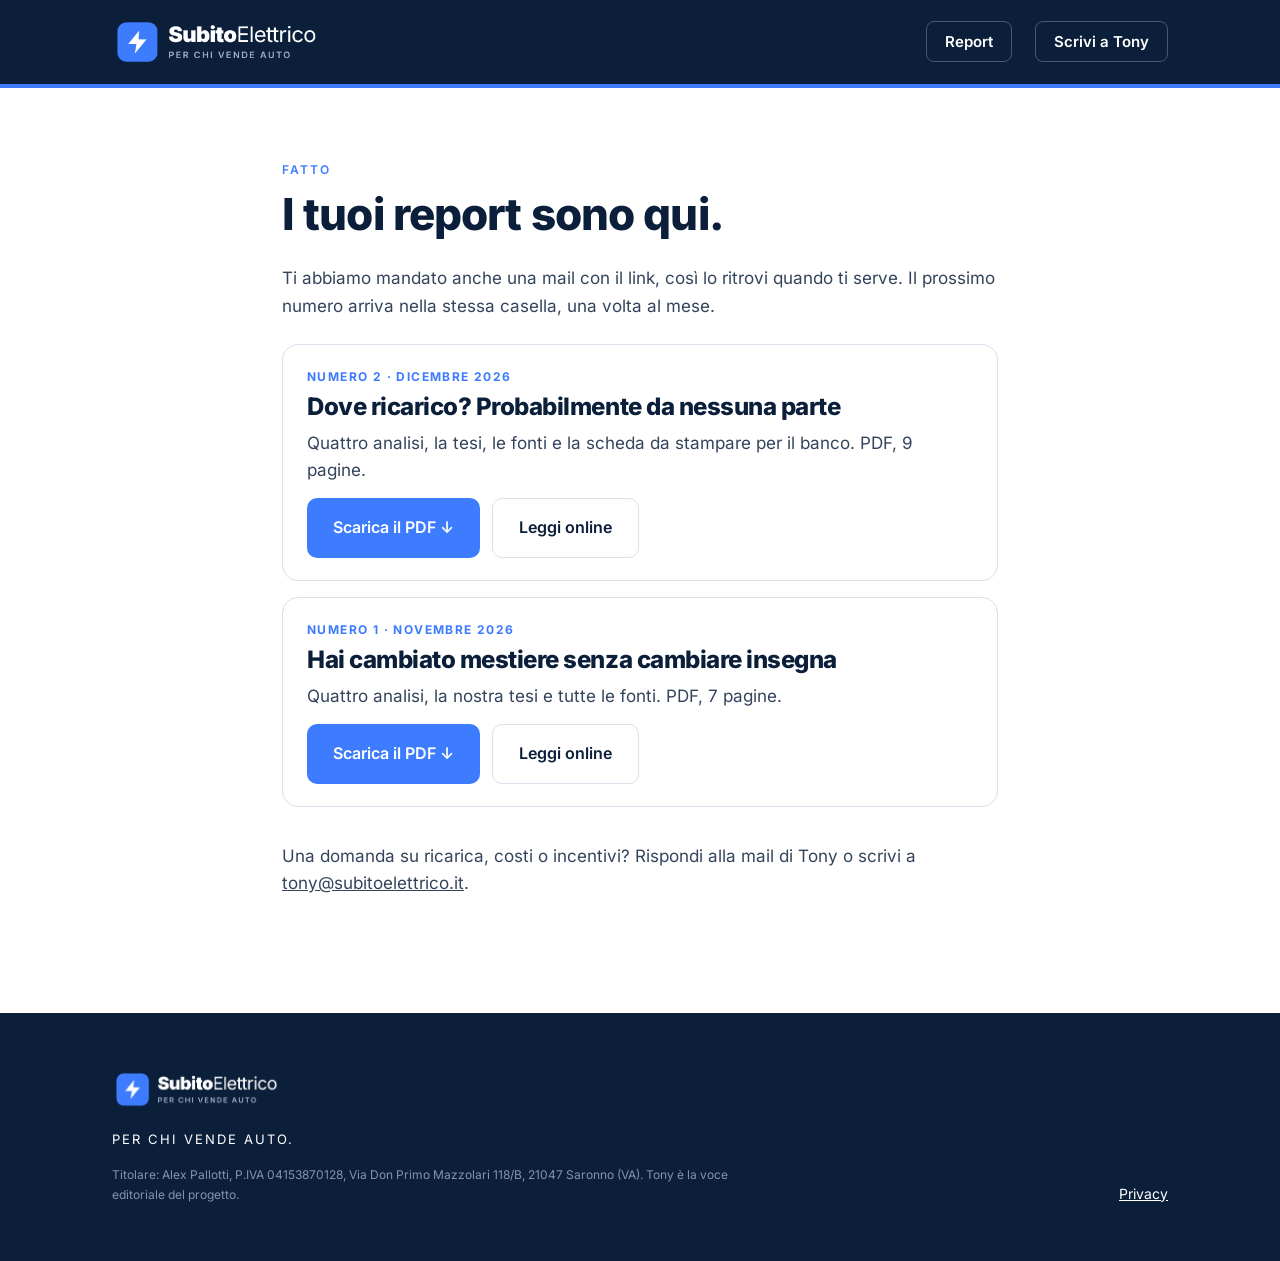
<file: report/scarica/index.html>
<!doctype html>
<html lang="it">
<head>
<meta charset="utf-8">
<meta name="viewport" content="width=device-width, initial-scale=1">
<title>Il tuo report - SubitoElettrico</title>
<meta name="description" content="Scarica il PDF del report di SubitoElettrico.">
<link rel="canonical" href="https://subitoelettrico.it/report/scarica/">
<meta name="robots" content="noindex">
<link rel="icon" href="../../assets/img/favicon.svg" type="image/svg+xml">
<link rel="preload" href="../../assets/fonts/inter-latin-var.woff2" as="font" type="font/woff2" crossorigin>
<link rel="stylesheet" href="../../assets/style.css">
<style>
.arch{display:grid;gap:16px;margin:24px 0 36px}
.rcard{border:1px solid #D9E1EC;border-radius:16px;padding:22px 24px;background:#fff}
.rcard .num{font-size:12px;font-weight:700;letter-spacing:1.4px;text-transform:uppercase;color:#3D7BFF;margin:0 0 6px}
.rcard h2{margin:0 0 8px;font-size:24px;line-height:1.25}
.rcard p{margin:0 0 14px}
.rcard .acts{display:flex;gap:12px;flex-wrap:wrap;margin:0}
.dlbox{background:#0B1F3A;color:#fff;border-radius:18px;padding:28px 26px 22px;margin:8px 0 28px}
.dlbox h2{color:#fff;margin:0 0 10px;font-size:26px}
.dlbox p{color:#DCE6F7}
.dlbox .small{font-size:13px;color:#9FB2CC}
.dlbox .small a{color:#fff}
.dl{display:flex;gap:10px;max-width:560px;margin:14px 0;flex-wrap:wrap}
.dl input[type=email]{flex:1 1 260px;font:inherit;font-size:18px;padding:15px 18px;border-radius:12px;border:0;color:#0B1F3A;min-width:0}
.dl button{border:0;cursor:pointer;font:inherit;font-weight:700;font-size:18px;background:#3D7BFF;color:#fff;padding:15px 28px;border-radius:12px}
.dl button:hover{background:#2F68E6}
.dl .hp{position:absolute;left:-9999px;width:1px;height:1px;opacity:0}
.sr{position:absolute;width:1px;height:1px;overflow:hidden;clip:rect(0 0 0 0)}
.site-header nav a+a{margin-left:18px}
@media(max-width:640px){.dl button{width:100%}}
</style>
<script defer src="https://cloud.umami.is/script.js" data-website-id="0596ba2b-445c-493e-aaa9-b0ec2191fe0b" data-domains="subitoelettrico.it"></script>
</head>
<body>

<header class="site-header">
  <div class="wrap">
    <a href="../../" aria-label="SubitoElettrico, home"><img src="../../assets/img/logo-subitoelettrico.png" alt="SubitoElettrico - per chi vende auto" width="231" height="56"></a>
    <nav><a href="../../report/">Report</a> <a href="mailto:tony@subitoelettrico.it">Scrivi a Tony</a></nav>
  </div>
</header>

<main class="legal">
  <div class="wrap">
    <p class="eyebrow">Fatto</p>
    <h1>I tuoi report sono qui.</h1>
    <p>Ti abbiamo mandato anche una mail con il link, così lo ritrovi quando ti serve. Il prossimo numero arriva nella stessa casella, una volta al mese.</p>

    <div class="arch">
      <article class="rcard">
        <p class="num">Numero 2 &middot; dicembre 2026</p>
        <h2>Dove ricarico? Probabilmente da nessuna parte</h2>
        <p>Quattro analisi, la tesi, le fonti e la scheda da stampare per il banco. PDF, 9 pagine.</p>
        <p class="acts"><a class="btn btn-primary" href="../02/SubitoElettrico-Report-02.pdf" download data-umami-event="download-pdf-02">Scarica il PDF &darr;</a> <a class="btn btn-ghost" href="../02/">Leggi online</a></p>
      </article>
      <article class="rcard">
        <p class="num">Numero 1 &middot; novembre 2026</p>
        <h2>Hai cambiato mestiere senza cambiare insegna</h2>
        <p>Quattro analisi, la nostra tesi e tutte le fonti. PDF, 7 pagine.</p>
        <p class="acts"><a class="btn btn-primary" href="../01/SubitoElettrico-Report-01.pdf" download data-umami-event="download-pdf-01">Scarica il PDF &darr;</a> <a class="btn btn-ghost" href="../01/">Leggi online</a></p>
      </article>
    </div>

    <p>Una domanda su ricarica, costi o incentivi? Rispondi alla mail di Tony o scrivi a <a href="mailto:tony@subitoelettrico.it">tony@subitoelettrico.it</a>.</p>

  </div>
</main>

<footer class="site-footer">
  <div class="wrap">
    <div>
      <img src="../../assets/img/logo-subitoelettrico.png" alt="SubitoElettrico" width="231" height="56">
      <p class="payoff">Per chi vende auto.</p>
      <p class="legal-line">Titolare: Alex Pallotti, P.IVA 04153870128, Via Don Primo Mazzolari 118/B, 21047 Saronno (VA). Tony è la voce editoriale del progetto.</p>
    </div>
    <nav aria-label="Note legali"><a href="../../privacy/">Privacy</a></nav>
  </div>
</footer>

</body>
</html>
</file>
<file: assets/style.css>
@font-face{font-family:"Inter";src:url("fonts/inter-latin-var.woff2") format("woff2");font-weight:100 900;font-style:normal;font-display:swap}
:root{
  --navy:#0B1F3A;--navy-2:#13294A;--blue:#3D7BFF;--blue-soft:#EEF3FB;--ink:#0B1F3A;--text:#33445C;--muted:#5E6F86;--line:#D9E1EC;--bg:#FFFFFF;--on-dark:#9FB2CC;
  --max:1120px;--r:12px
}
*{box-sizing:border-box}
html{scroll-behavior:smooth}
body{margin:0;background:var(--bg);color:var(--text);font-family:Inter,-apple-system,"Segoe UI",Helvetica,Arial,sans-serif;font-size:17px;line-height:1.6;-webkit-font-smoothing:antialiased}
img{max-width:100%;height:auto;display:block}
a{color:inherit}
.wrap{max-width:var(--max);margin:0 auto;padding:0 32px}
.eyebrow{font-size:12px;font-weight:600;letter-spacing:.16em;text-transform:uppercase;color:var(--blue);margin:0 0 14px}
h1,h2,h3{color:var(--ink);margin:0;letter-spacing:-.02em}
h1{font-size:clamp(34px,4.4vw,54px);line-height:1.05;font-weight:800}
h2{font-size:clamp(28px,3.4vw,40px);line-height:1.12;font-weight:800}
h3{font-size:20px;line-height:1.3;font-weight:700}
p{margin:0}
.btn{display:inline-flex;align-items:center;gap:10px;padding:16px 26px;border-radius:10px;font-weight:600;font-size:16px;text-decoration:none;transition:transform .15s ease,background .15s ease}
.btn:hover{transform:translateY(-1px)}
.btn-primary{background:var(--blue);color:#fff}
.btn-primary:hover{background:#2F6BF0}
.btn-ghost{color:var(--ink);border:1px solid var(--line);background:#fff}
.btn:focus-visible,a:focus-visible{outline:3px solid var(--blue);outline-offset:3px}

/* header */
.site-header{background:var(--navy);border-bottom:4px solid var(--blue)}
.site-header .wrap{display:flex;align-items:center;justify-content:space-between;height:84px}
.site-header img{width:210px}
.site-header nav a{color:#fff;text-decoration:none;font-size:15px;font-weight:600;padding:10px 18px;border:1px solid rgba(255,255,255,.25);border-radius:8px}
.site-header nav a:hover{border-color:#fff}

/* hero */
.hero{background:var(--blue-soft);overflow:hidden}
.hero .wrap{display:grid;grid-template-columns:1.5fr .7fr;align-items:end;gap:40px;padding-top:88px}
.hero-copy{padding-bottom:88px}
.hero h1 .accent{color:var(--blue)}
.hero .lead{font-size:20px;line-height:1.55;color:var(--text);max-width:560px;margin:24px 0 36px}
.hero .actions{display:flex;gap:14px;flex-wrap:wrap}
.hero-tony{justify-self:center;width:100%;max-width:330px}

/* sections */
section{padding:104px 0}
.section-head{max-width:700px;margin-bottom:56px}
.section-head p{margin-top:18px;font-size:19px}

/* problema */
.grid-2{display:grid;grid-template-columns:1fr 1fr;gap:24px}
.card{border:1px solid var(--line);border-radius:var(--r);padding:36px;background:#fff}
.card .tag{display:inline-block;font-size:12px;font-weight:700;letter-spacing:.14em;text-transform:uppercase;color:var(--blue);margin-bottom:16px}
.card h3{margin-bottom:12px}
.note{margin-top:32px;font-size:18px;color:var(--ink);font-weight:600;max-width:760px}

/* cosa facciamo */
.dark{background:var(--navy);color:var(--on-dark)}
.dark h2,.dark h3{color:#fff}
.dark .section-head p{color:var(--on-dark)}
.grid-3 .card{padding:30px}
.grid-3{display:grid;grid-template-columns:repeat(3,1fr);gap:24px}
.feature{background:var(--navy-2);border-radius:var(--r);padding:36px;border-top:4px solid var(--blue)}
.feature .num{font-size:15px;font-weight:700;color:var(--blue);margin-bottom:22px;letter-spacing:.08em}
.feature h3{margin-bottom:12px}

/* come funziona */
.steps{display:grid;grid-template-columns:repeat(3,1fr);gap:40px;border-top:1px solid var(--line);padding-top:40px}
.step .n{font-size:52px;line-height:1;font-weight:800;color:var(--blue);letter-spacing:-.03em;margin-bottom:16px}
.step h3{margin-bottom:8px}

/* tony */
.tony{background:var(--blue-soft)}
.tony .wrap{display:grid;grid-template-columns:.7fr 1.3fr;gap:56px;align-items:center}
.tony img{max-width:300px;justify-self:center}
.tony p{font-size:19px;margin-top:18px;max-width:620px}

/* cta */
.cta{text-align:left}
.cta-box{background:var(--navy);border-radius:20px;padding:64px;display:grid;grid-template-columns:1.3fr .7fr;gap:40px;align-items:center;color:var(--on-dark)}
.cta-box h2{color:#fff}
.cta-box p{margin:18px 0 32px;font-size:18px;max-width:560px}
.cta-box .small{font-size:13px;margin:16px 0 0}
.cta-box .small a{color:#fff}
.cta-box img{max-width:240px;justify-self:center}

/* footer */
.site-footer{background:var(--navy);color:var(--on-dark);font-size:14px;line-height:1.7;padding:56px 0}
.site-footer .wrap{display:grid;grid-template-columns:1fr auto;gap:32px;align-items:end}
.site-footer img{width:170px;margin-bottom:18px}
.site-footer a{color:#fff}
.site-footer nav{display:flex;gap:22px}

/* privacy page */
.legal{padding:72px 0 104px}
.legal .wrap{max-width:780px}
.legal h1{font-size:clamp(32px,4vw,44px);margin-bottom:28px}
.legal h2{font-size:22px;margin:40px 0 12px}
.legal p,.legal li{margin:0 0 12px}

@media (max-width:900px){
  .wrap{padding:0 22px}
  section{padding:72px 0}
  .hero .wrap{grid-template-columns:1fr;padding-top:56px;gap:8px}
  .hero-copy{padding-bottom:16px}
  .hero-tony{max-width:220px}
  .grid-2,.grid-3,.steps{grid-template-columns:1fr}
  .tony .wrap{grid-template-columns:1fr;gap:24px}
  .tony img{max-width:200px}
  .cta-box{grid-template-columns:1fr;padding:40px 28px}
  .cta-box img{display:none}
  .site-header .wrap{height:72px}
  .site-header img{width:170px}
  .site-footer .wrap{grid-template-columns:1fr}
}
@media (max-width:420px){
  .site-header nav a{padding:8px 12px;font-size:14px}
  .site-header img{width:150px}
}
@media (prefers-reduced-motion:reduce){html{scroll-behavior:auto}.btn{transition:none}}

/* v3 */
.badge{display:inline-block;font-size:12px;font-weight:700;letter-spacing:.12em;text-transform:uppercase;color:var(--on-dark);border:1px solid rgba(255,255,255,.3);border-radius:999px;padding:8px 14px}
.site-footer .payoff{font-size:13px;letter-spacing:.16em;text-transform:uppercase;color:#fff;margin:0 0 14px}
.site-footer .legal-line{font-size:12px;opacity:.8;max-width:640px}
</file>
